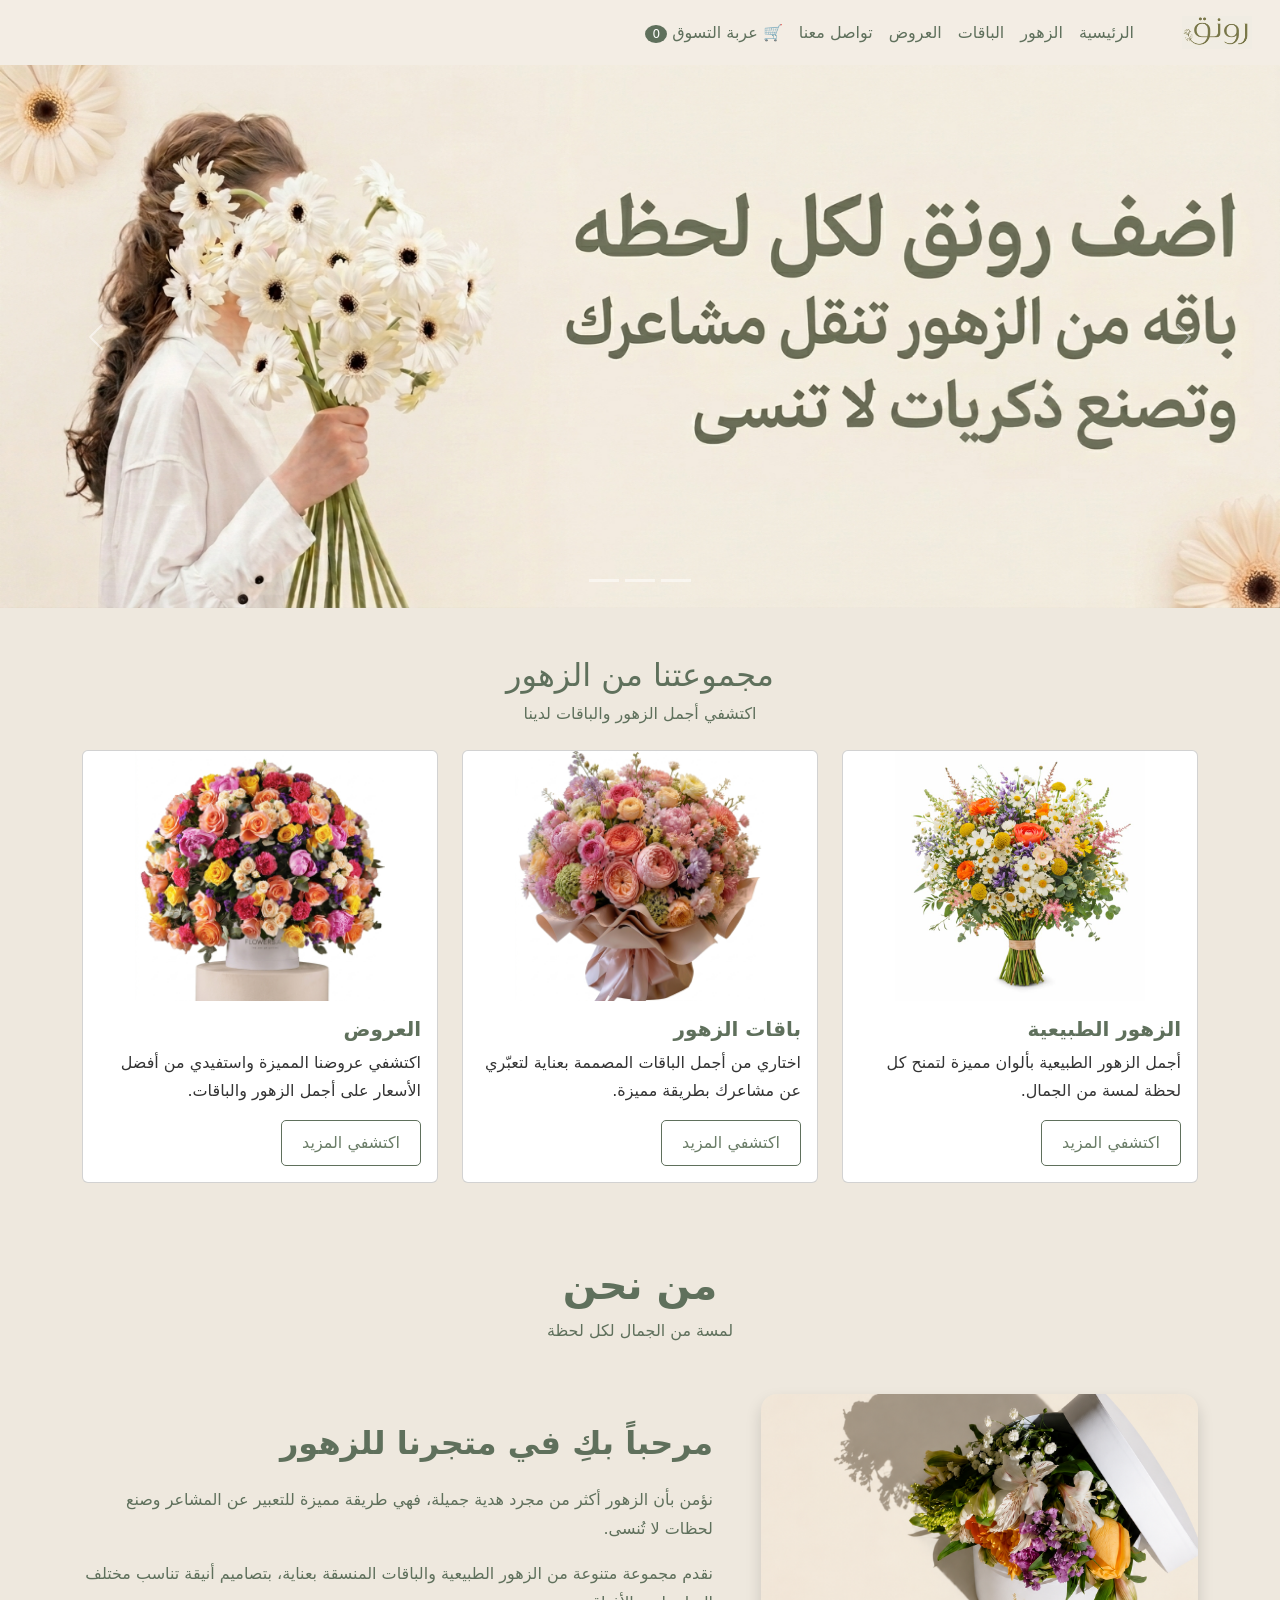
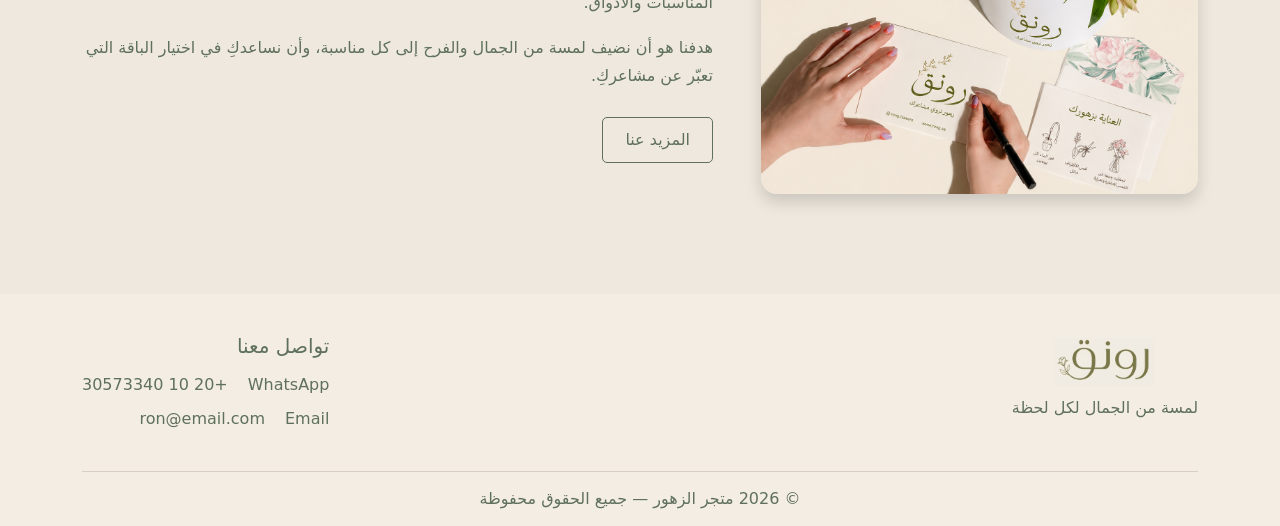
<file: index.html>
<!DOCTYPE html>
<html lang="ar" dir="rtl">

<head>
    <meta charset="UTF-8">
    <meta name="viewport" content="width=device-width, initial-scale=1.0">

    <title>رونق | متجر الزهور</title>

    <link rel="stylesheet" href="style.css">
    <link rel="stylesheet" href="assets/css/bootstrap.min.css">
</head>

<body >

    <!-- Navbar -->
    <nav class="navbar navbar-expand-lg">
        <div class="container-fluid">

            <!-- Brand -->
            <a class="navbar-brand" href="#">
                <img src="images/logo.jpg" alt="رونق">
            </a>

            <!-- Mobile Button -->
            <button class="navbar-toggler"
                type="button"
                data-bs-toggle="collapse"
                data-bs-target="#navbarNav"
                aria-controls="navbarNav"
                aria-expanded="false"
                aria-label="فتح القائمة">

                <span class="navbar-toggler-icon"></span>
            </button>

            <!-- Links -->
            <div class="collapse navbar-collapse" id="navbarNav">

                <ul class="navbar-nav">

                    <li class="nav-item">
                        <a class="nav-link active"
                            aria-current="page"
                            href="index.html">
                            الرئيسية
                        </a>
                    </li>

                    <li class="nav-item">
                        <a class="nav-link" href="page1.html">
                            الزهور
                        </a>
                    </li>

                    <li class="nav-item">
                        <a class="nav-link" href="page2.html">
                            الباقات
                        </a>
                    </li>

                    <li class="nav-item">
                        <a class="nav-link" href="page3.html">
                            العروض
                        </a>
                    </li>
                    <li class="nav-item">
                        <a class="nav-link" href="connect.html">
                            تواصل معنا
                        </a>
                    </li>
                      <!-- Shopping Cart -->
                    <li class="nav-item">
                        <a class="nav-link cart-link" href="cart.html">
                            🛒 عربة التسوق
                            <span id="cartCount" class="cart-count">0</span>
                        </a>
                    </li>


                </ul>

            </div>

        </div>
    </nav>


    <!-- Carousel -->
<div id="carouselExampleIndicators"
     class="carousel slide"
     data-bs-ride="carousel">
        <!-- Indicators -->
        <div class="carousel-indicators">

            <button type="button"
                data-bs-target="#carouselExampleIndicators"
                data-bs-slide-to="0"
                aria-label="الشريحة الأولى">
            </button>

            <button type="button"
                data-bs-target="#carouselExampleIndicators"
                data-bs-slide-to="1"
                aria-label="الشريحة الثانية">
            </button>

            <button type="button"
                data-bs-target="#carouselExampleIndicators"
                data-bs-slide-to="2"
                aria-label="الشريحة الثالثة">
            </button>

        </div>


        <!-- Slides -->
        <div class="carousel-inner">

            <!-- Slide 1 -->
            <div class="carousel-item active">
                     <img src="images/slide1.jpg"
                    class="d-block w-100"
                    alt="زهور جميلة">

            </div>
            <!-- Slide 2 -->
            <div class="carousel-item">

                <img src="images/slide2.jpg"
                    class="d-block w-100"
                    alt="زهور جميلة">

            

            </div>


            <!-- Slide 3 -->
            <div class="carousel-item">

                <img src="images/slide3.png"
                    class="d-block w-100"
                    alt="باقة زهور مميزة">

            </div>

        </div>


        <!-- Previous -->
        <button class="carousel-control-prev"
            type="button"
            data-bs-target="#carouselExampleIndicators"
            data-bs-slide="prev">

            <span class="carousel-control-prev-icon"
                aria-hidden="true">
            </span>

            <span class="visually-hidden">
                السابق
            </span>

        </button>


        <!-- Next -->
        <button class="carousel-control-next"
            type="button"
            data-bs-target="#carouselExampleIndicators"
            data-bs-slide="next">

            <span class="carousel-control-next-icon"
                aria-hidden="true">
            </span>

            <span class="visually-hidden">
                التالي
            </span>

        </button>

    </div>
<!-- ================= PRODUCTS ================= --> 
    <div class="container mt-5"> 
    
        <!-- Cards Title --> 
        <div class="text-center mb-4"> 
            <h2>مجموعتنا من الزهور</h2> 
            <p>اكتشفي أجمل الزهور والباقات لدينا</p> 
        </div> 
    
        <div class="row g-4"> 
    
            <!-- Card 1 --> 
            <div class="col-12 col-sm-6 col-lg-4"> 
                <div class="card h-100"> 
    
                    <img src="images/card1.jpg" 
                        class="card-img-top" 
                        alt="الزهور الطبيعية"> 
    
                    <div class="card-body"> 
    
                        <h5 class="card-title"> 
                            الزهور الطبيعية
                        </h5> 
    
                        <p class="card-text"> 
                            أجمل الزهور الطبيعية بألوان مميزة لتمنح كل لحظة لمسة من الجمال.
                        </p> 
    
                        <a href="page1.html" class="card-btn"> 
                            اكتشفي المزيد
                        </a> 
    
                    </div> 
                </div> 
            </div> 
    
    
            <!-- Card 2 --> 
            <div class="col-12 col-sm-6 col-lg-4"> 
                <div class="card h-100"> 
    
                    <img src="images/card2.jpg" 
                        class="card-img-top" 
                        alt="باقات الزهور"> 
    
                    <div class="card-body"> 
    
                        <h5 class="card-title"> 
                            باقات الزهور
                        </h5> 
    
                        <p class="card-text"> 
                            اختاري من أجمل الباقات المصممة بعناية لتعبّري عن مشاعرك بطريقة مميزة.
                        </p> 
    
                        <a href="page2.html" class="card-btn"> 
                            اكتشفي المزيد
                        </a> 
    
                    </div> 
                </div> 
            </div> 
            <!-- Card 3 --> 
            <div class="col-12 col-sm-6 col-lg-4"> 
                <div class="card h-100"> 

                    <img src="images/card3.jpg" 
                        class="card-img-top" 
                        alt="العروض"> 

                    <div class="card-body"> 

                        <h5 class="card-title"> 
                            العروض
                        </h5> 

                        <p class="card-text"> 
                            اكتشفي عروضنا المميزة واستفيدي من أفضل الأسعار على أجمل الزهور والباقات.
                        </p> 

                        <a href="page3.html" class="card-btn"> 
                            اكتشفي المزيد
                        </a> 

                    </div> 
                </div> 
            </div>
        </div> 
    </div>
    <!-- ================= ABOUT US ================= -->

    <section class="mt-5" id="about">

        <div class="container">

            <!-- Title -->
            <div class="text-center mb-5">

                <h1 class="fw-bold">
                    من نحن
                </h1>

                <p class="text-secondary">
                    لمسة من الجمال لكل لحظة
                </p>

            </div>


            <div class="row align-items-center g-5">


                <!-- Photo - Left -->
                <div class="col-lg-5">

                    <img
                        src="images/about.png"
                        class="img-fluid rounded-4 shadow"
                        alt="متجر الزهور">

                </div>


                <!-- Text - Right -->
                <div class="col-lg-7">

                    <h2 class="fw-bold mb-4">
                        مرحباً بكِ في متجرنا للزهور
                    </h2>

                    <p class="text-secondary">
                        نؤمن بأن الزهور أكثر من مجرد هدية جميلة،
                        فهي طريقة مميزة للتعبير عن المشاعر وصنع
                        لحظات لا تُنسى.
                    </p>

                    <p class="text-secondary">
                        نقدم مجموعة متنوعة من الزهور الطبيعية
                        والباقات المنسقة بعناية، بتصاميم أنيقة
                        تناسب مختلف المناسبات والأذواق.
                    </p>

                    <p class="text-secondary">
                        هدفنا هو أن نضيف لمسة من الجمال والفرح
                        إلى كل مناسبة، وأن نساعدكِ في اختيار
                        الباقة التي تعبّر عن مشاعركِ.
                    </p>

                    <!-- More About Us Button -->
                    <a href="connect.html" class="about-btn">
                        المزيد عنا
                    </a>

                </div>

            </div>

        </div>

    </section>


    <!-- ================= FOOTER ================= -->

    <footer class="footer">

        <div class="container">

            <div class="footer-content">

                <!-- Logo / Name -->
                <div class="footer-brand">

                    <img src="images/logo.jpg"
                        alt="شعار متجر الزهور">

                    <p>
                        لمسة من الجمال لكل لحظة
                    </p>

                </div>


                <!-- Contact -->
                <div class="footer-contact">

                    <h5>
                        تواصل معنا
                    </h5>

                    <!-- WhatsApp -->
                    <a href="https://wa.me/201000000000"
                    target="_blank"
                    class="footer-link">

                        <span>WhatsApp</span>
                        <span>+20 10 30573340</span>

                    </a>
                    <a href="mailto:your@email.com" class="footer-link">
                        <span>Email</span>
                        <span>ron@email.com</span>
                     </a>


                </div>

            </div>


            <!-- Copyright -->
            <div class="footer-bottom">

                <p>
                    © 2026 متجر الزهور — جميع الحقوق محفوظة
                </p>

            </div>

        </div>

    </footer>
    <script>
        function updateCartCount() {
            let cart = JSON.parse(localStorage.getItem("cart")) || [];

            let count = cart.reduce(function(total, item) {
                return total + Number(item.quantity);
            }, 0);

            document.getElementById("cartCount").textContent = count;
        }

        updateCartCount();
    </script>





    <script src="assets/js/bootstrap.bundle.min.js"></script>

</body>

</html>
</file>
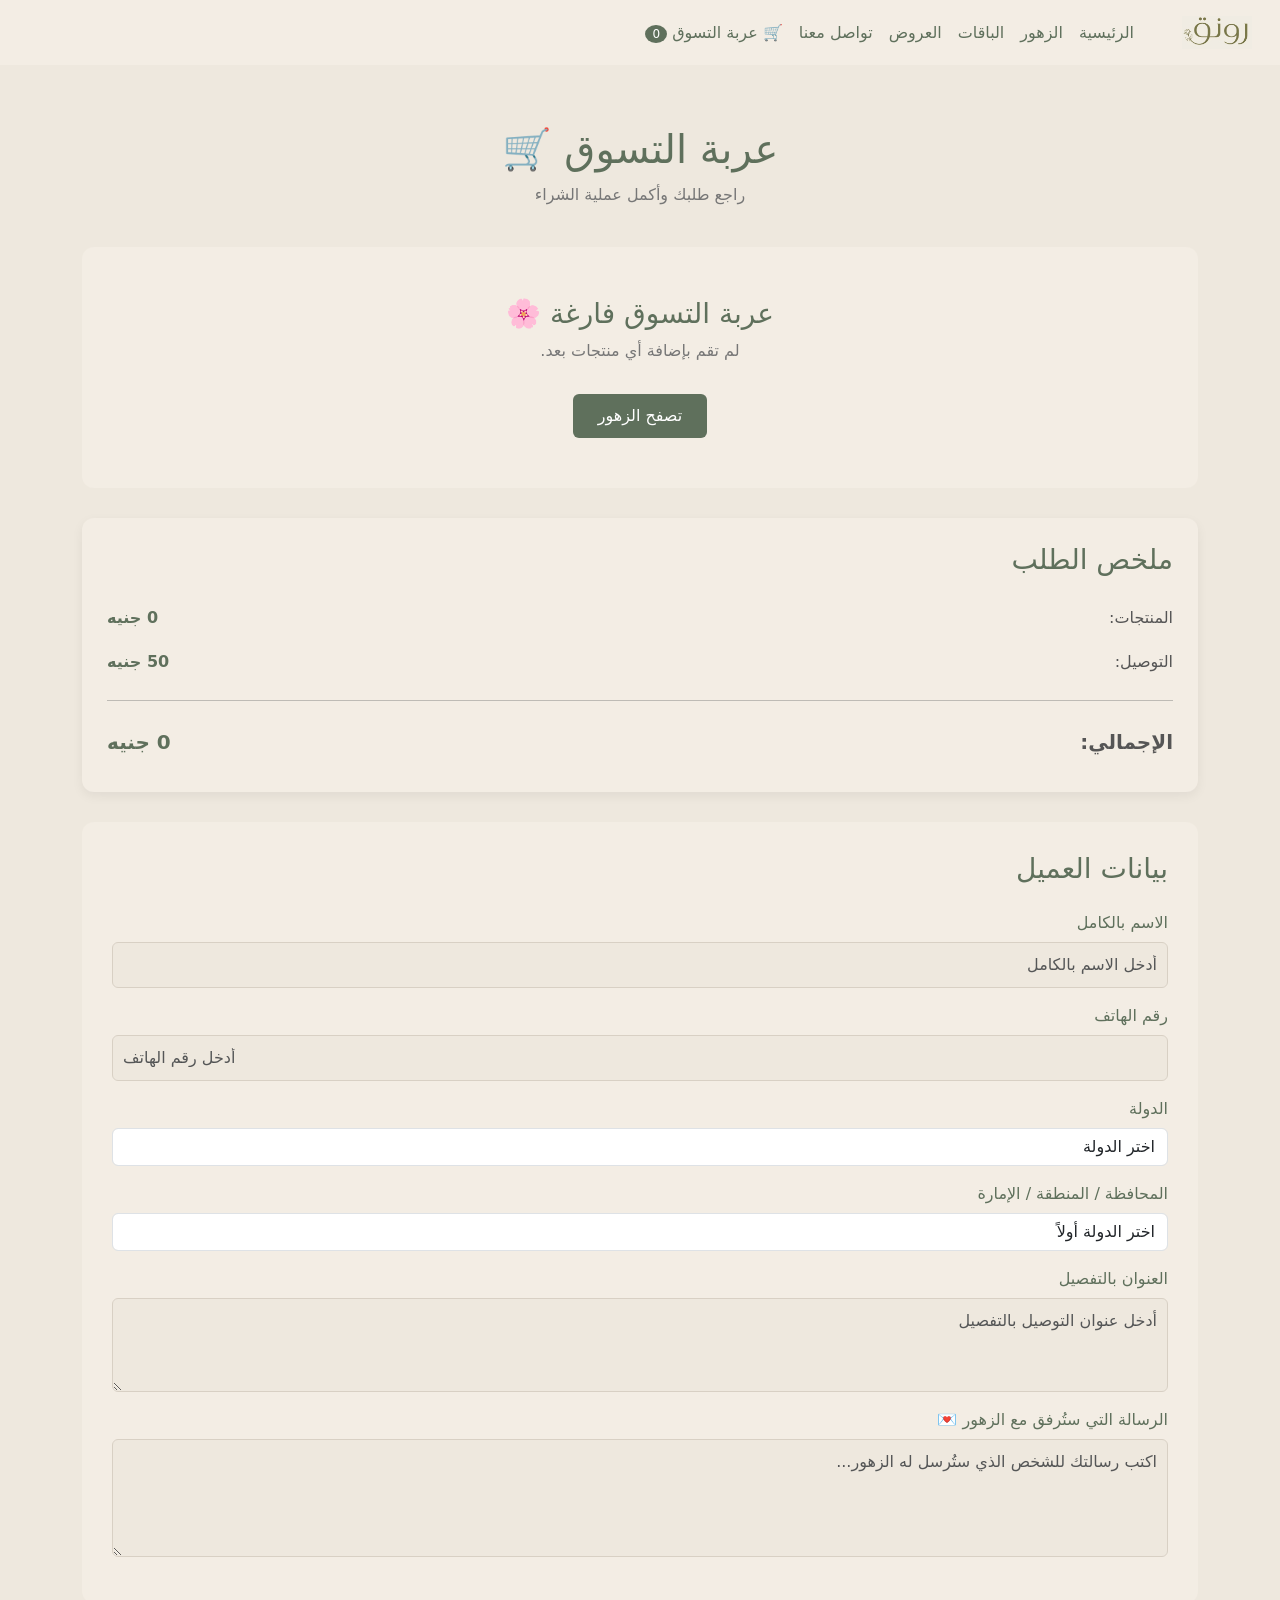
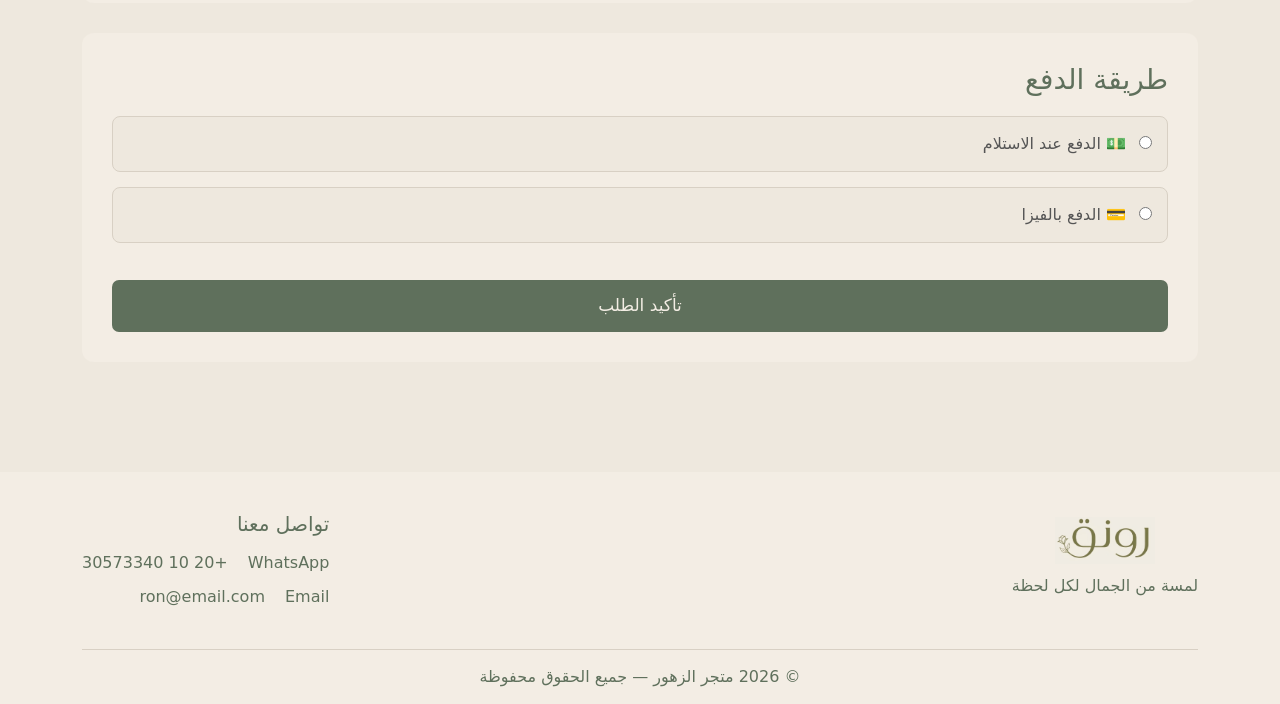
<file: cart.html>
<!DOCTYPE html>
<html lang="ar" dir="rtl">

<head>

    <meta charset="UTF-8">

    <meta name="viewport"
          content="width=device-width, initial-scale=1.0">

    <title>رونق | عربة التسوق</title>

    <link rel="stylesheet"
          href="style.css">

    <link rel="stylesheet"
          href="assets/css/bootstrap.min.css">

</head>


<body>


<!-- ================= NAVBAR ================= -->

<nav class="navbar navbar-expand-lg">

    <div class="container-fluid">

        <!-- Brand -->

        <a class="navbar-brand"
           href="index.html">

            <img src="images/logo.jpg"
                 alt="رونق">

        </a>


        <!-- Mobile Button -->

        <button class="navbar-toggler"
                type="button"
                data-bs-toggle="collapse"
                data-bs-target="#navbarNav"
                aria-controls="navbarNav"
                aria-expanded="false"
                aria-label="فتح القائمة">

            <span class="navbar-toggler-icon"></span>

        </button>


        <!-- Links -->

        <div class="collapse navbar-collapse"
             id="navbarNav">

            <ul class="navbar-nav">

                <li class="nav-item">

                    <a class="nav-link"
                       href="index.html">

                        الرئيسية

                    </a>

                </li>


                <li class="nav-item">

                    <a class="nav-link"
                       href="page1.html">

                        الزهور

                    </a>

                </li>


                <li class="nav-item">

                    <a class="nav-link"
                       href="page2.html">

                        الباقات

                    </a>

                </li>


                <li class="nav-item">

                    <a class="nav-link"
                       href="page3.html">

                        العروض

                    </a>

                </li>


                <li class="nav-item">

                    <a class="nav-link"
                       href="connect.html">

                        تواصل معنا

                    </a>

                </li>


                <!-- Cart -->

                <li class="nav-item">

                    <a class="nav-link active"
                       href="cart.html">

                        🛒 عربة التسوق

                        <span id="cartCount"
                              class="cart-count">

                            0

                        </span>

                    </a>

                </li>

            </ul>

        </div>

    </div>

</nav>



<!-- ================= CART ================= -->

<section class="cart-section">

    <div class="container">


        <!-- Title -->

        <div class="section-title">

            <h1>
                عربة التسوق 🛒
            </h1>

            <p>
                راجع طلبك وأكمل عملية الشراء
            </p>

        </div>


        <!-- Cart Products -->

        <div id="cartItems"></div>



        <!-- ================= ORDER SUMMARY ================= -->

        <div class="cart-summary">

            <h3>
                ملخص الطلب
            </h3>


            <div class="summary-row">

                <span>
                    المنتجات:
                </span>

                <strong>

                    <span id="subtotal">
                        0
                    </span>

                    جنيه

                </strong>

            </div>


            <div class="summary-row">

                <span>
                    التوصيل:
                </span>

                <strong>
                    50 جنيه
                </strong>

            </div>


            <hr>


            <div class="summary-row total-row">

                <span>
                    الإجمالي:
                </span>

                <strong>

                    <span id="totalPrice">
                        0
                    </span>

                    جنيه

                </strong>

            </div>

        </div>



        <!-- ================= CUSTOMER INFORMATION ================= -->

        <div class="checkout-box">

            <h3>
                بيانات العميل
            </h3>


            <!-- Name -->

            <div class="mb-3">

                <label for="customerName">
                    الاسم بالكامل
                </label>

                <input type="text"
                       id="customerName"
                       class="form-control"
                       placeholder="أدخل الاسم بالكامل">

            </div>


            <!-- Phone -->

            <div class="mb-3">

                <label for="customerPhone">
                    رقم الهاتف
                </label>

                <input type="tel"
                       id="customerPhone"
                       class="form-control"
                       placeholder="أدخل رقم الهاتف">

            </div>


            <!-- Country -->

            <div class="mb-3">

                <label for="customerCountry">
                    الدولة
                </label>

                <select id="customerCountry"
                        class="form-control"
                        onchange="updateLocations()">

                    <option value="">
                        اختر الدولة
                    </option>

                    <option value="مصر">
                        🇪🇬 مصر
                    </option>

                    <option value="السعودية">
                        🇸🇦 السعودية
                    </option>

                    <option value="الإمارات العربية المتحدة">
                        🇦🇪 الإمارات العربية المتحدة
                    </option>

                </select>

            </div>


            <!-- Location -->

            <div class="mb-3">

                <label for="customerLocation">
                    المحافظة / المنطقة / الإمارة
                </label>

                <select id="customerLocation"
                        class="form-control">

                    <option value="">
                        اختر الدولة أولاً
                    </option>

                </select>

            </div>


            <!-- Address -->

            <div class="mb-3">

                <label for="customerAddress">
                    العنوان بالتفصيل
                </label>

                <textarea id="customerAddress"
                          class="form-control"
                          rows="3"
                          placeholder="أدخل عنوان التوصيل بالتفصيل"></textarea>

            </div>
            <div class="mb-3">

                <label for="flowerMessage">
                    الرسالة التي ستُرفق مع الزهور 💌
                </label>

                <textarea id="flowerMessage"
                        class="form-control"
                        rows="4"
                        placeholder="اكتب رسالتك للشخص الذي ستُرسل له الزهور..."></textarea>

            </div>

        </div>
        



        <!-- ================= PAYMENT ================= -->

        <div class="payment-box">

            <h3>
                طريقة الدفع
            </h3>


            <!-- Cash -->

            <div class="payment-option">

                <label>

                    <input type="radio"
                           name="payment"
                           value="cash">

                    💵 الدفع عند الاستلام

                </label>

            </div>


            <!-- Visa -->

            <div class="payment-option">

                <label>

                    <input type="radio"
                           name="payment"
                           value="visa">

                    💳 الدفع بالفيزا

                </label>

            </div>



            <!-- ================= VISA FORM ================= -->

            <div id="visaForm"
                 class="visa-form"
                 style="display: none;">


                <h4>
                    بيانات البطاقة
                </h4>


                <!-- Card Name -->

                <div class="mb-3">

                    <label for="cardName">
                        اسم صاحب البطاقة
                    </label>

                    <input type="text"
                           id="cardName"
                           class="form-control"
                           placeholder="اسم صاحب البطاقة">

                </div>


                <!-- Card Number -->

                <div class="mb-3">

                    <label for="cardNumber">
                        رقم البطاقة
                    </label>

                    <input type="text"
                           id="cardNumber"
                           class="form-control"
                           placeholder="XXXX XXXX XXXX XXXX"
                           maxlength="19">

                </div>


                <div class="row">

                    <!-- Expiry -->

                    <div class="col-md-6 mb-3">

                        <label for="expiry">
                            تاريخ الانتهاء
                        </label>

                        <input type="text"
                               id="expiry"
                               class="form-control"
                               placeholder="MM / YY">

                    </div>


                    <!-- CVV -->

                    <div class="col-md-6 mb-3">

                        <label for="cvv">
                            CVV
                        </label>

                        <input type="password"
                               id="cvv"
                               class="form-control"
                               placeholder="CVV"
                               maxlength="4">

                    </div>

                </div>


                <p class="visa-note">

                    🔒 هذه واجهة دفع تجريبية للمشروع.

                </p>

            </div>



            <!-- ================= CHECKOUT BUTTON ================= -->

            <button type="button"
                    class="checkout-btn"
                    onclick="checkout()">

                تأكيد الطلب

            </button>

        </div>

    </div>

</section>



<!-- ================= FOOTER ================= -->

<footer class="footer">

    <div class="container">

        <div class="footer-content">


            <div class="footer-brand">

                <img src="images/logo.jpg"
                     alt="شعار متجر الزهور">

                <p>
                    لمسة من الجمال لكل لحظة
                </p>

            </div>


            <div class="footer-contact">

                <h5>
                    تواصل معنا
                </h5>

                <a href="https://wa.me/201030573340"
                   target="_blank"
                   class="footer-link">

                    <span>
                        WhatsApp
                    </span>

                    <span>
                        +20 10 30573340
                    </span>

                </a>
                 <a href="mailto:your@email.com" class="footer-link">
                    <span>Email</span>
                    <span>ron@email.com</span>

                 </a>


            </div>


        </div>


        <div class="footer-bottom">

            <p>
                © 2026 متجر الزهور — جميع الحقوق محفوظة
            </p>

        </div>

    </div>

</footer>



<!-- ================= JAVASCRIPT ================= -->

<script>


/* ================= CART ================= */

let cart =
    JSON.parse(localStorage.getItem("cart")) || [];


/* Delivery Fee */

const deliveryFee = 50;


/* Display Cart */

displayCart();



/* ================= DISPLAY CART ================= */

function displayCart() {

    let container =
        document.getElementById("cartItems");

    container.innerHTML = "";

    let subtotal = 0;


    /* Empty Cart */

    if (cart.length === 0) {

        container.innerHTML = `

            <div class="empty-cart">

                <h3>
                    عربة التسوق فارغة 🌸
                </h3>

                <p>
                    لم تقم بإضافة أي منتجات بعد.
                </p>

                <a href="page1.html">
                    تصفح الزهور
                </a>

            </div>

        `;


        document.getElementById("subtotal")
            .textContent = "0";

        document.getElementById("totalPrice")
            .textContent = "0";

        updateCartCount();

        return;
    }


    /* Products */

    cart.forEach(function(item, index) {

        let itemTotal =
            Number(item.price) * Number(item.quantity);

        subtotal += itemTotal;


        container.innerHTML += `

            <div class="cart-item">

                <div class="cart-product">

                    <h3>
                        ${item.name}
                    </h3>

                    <p>
                        السعر:
                        ${item.price}
                        جنيه
                    </p>

                </div>


                <div class="cart-quantity">

                    <button
                        type="button"
                        onclick="changeQuantity(${index}, -1)">

                        −

                    </button>


                    <span>
                        ${item.quantity}
                    </span>


                    <button
                        type="button"
                        onclick="changeQuantity(${index}, 1)">

                        +

                    </button>

                </div>


                <div class="cart-item-price">

                    <strong>

                        ${itemTotal}

                        جنيه

                    </strong>

                </div>


                <button
                    type="button"
                    class="remove-btn"
                    onclick="removeItem(${index})">

                    حذف

                </button>

            </div>

        `;

    });


    /* Subtotal */

    document.getElementById("subtotal")
        .textContent = subtotal;


    /* Total */

    let total =
        subtotal + deliveryFee;


    document.getElementById("totalPrice")
        .textContent = total;


    updateCartCount();

}



/* ================= CHANGE QUANTITY ================= */

function changeQuantity(index, amount) {

    cart[index].quantity =
        Number(cart[index].quantity) + amount;


    if (cart[index].quantity <= 0) {

        cart.splice(index, 1);

    }


    localStorage.setItem(
        "cart",
        JSON.stringify(cart)
    );


    displayCart();

}



/* ================= REMOVE ITEM ================= */

function removeItem(index) {

    cart.splice(index, 1);


    localStorage.setItem(
        "cart",
        JSON.stringify(cart)
    );


    displayCart();

}



/* ================= CART COUNT ================= */

function updateCartCount() {

    let count =
        cart.reduce(
            function(total, item) {

                return total +
                    Number(item.quantity);

            },
            0
        );


    document.getElementById("cartCount")
        .textContent = count;

}



/* ================= COUNTRY & LOCATION ================= */

function updateLocations() {

    let country =
        document.getElementById("customerCountry")
            .value;


    let location =
        document.getElementById("customerLocation");


    location.innerHTML = "";


    /* No Country */

    if (country === "") {

        location.innerHTML = `

            <option value="">
                اختر الدولة أولاً
            </option>

        `;

        return;

    }



    /* ================= EGYPT ================= */

    if (country === "مصر") {

        let egyptGovernorates = [

            "القاهرة",
            "الجيزة",
            "الإسكندرية",
            "الدقهلية",
            "البحر الأحمر",
            "البحيرة",
            "الفيوم",
            "الغربية",
            "الإسماعيلية",
            "المنوفية",
            "المنيا",
            "القليوبية",
            "الوادي الجديد",
            "السويس",
            "أسوان",
            "أسيوط",
            "بني سويف",
            "بورسعيد",
            "دمياط",
            "الشرقية",
            "جنوب سيناء",
            "كفر الشيخ",
            "مطروح",
            "الأقصر",
            "قنا",
            "شمال سيناء",
            "سوهاج"

        ];


        location.innerHTML = `

            <option value="">
                اختر المحافظة
            </option>

        `;


        egyptGovernorates.forEach(
            function(governorate) {

                location.innerHTML += `

                    <option value="${governorate}">
                        ${governorate}
                    </option>

                `;

            }
        );

    }



    /* ================= SAUDI ARABIA ================= */

    else if (country === "السعودية") {

        let saudiRegions = [

            "الرياض",
            "مكة المكرمة",
            "المدينة المنورة",
            "القصيم",
            "المنطقة الشرقية",
            "عسير",
            "تبوك",
            "حائل",
            "الحدود الشمالية",
            "جازان",
            "نجران",
            "الباحة",
            "الجوف"

        ];


        location.innerHTML = `

            <option value="">
                اختر المنطقة
            </option>

        `;


        saudiRegions.forEach(
            function(region) {

                location.innerHTML += `

                    <option value="${region}">
                        ${region}
                    </option>

                `;

            }
        );

    }



    /* ================= UAE ================= */

    else if (
        country ===
        "الإمارات العربية المتحدة"
    ) {

        let uaeEmirates = [

            "دبي",
            "أبو ظبي",
            "الشارقة",
            "عجمان",
            "أم القيوين",
            "رأس الخيمة",
            "الفجيرة"

        ];


        location.innerHTML = `

            <option value="">
                اختر الإمارة
            </option>

        `;


        uaeEmirates.forEach(
            function(emirate) {

                location.innerHTML += `

                    <option value="${emirate}">
                        ${emirate}
                    </option>

                `;

            }
        );

    }

}



/* ================= PAYMENT ================= */

document.querySelectorAll(
    'input[name="payment"]'
).forEach(
    function(input) {

        input.addEventListener(
            "change",
            function() {

                let visaForm =
                    document.getElementById("visaForm");


                if (this.value === "visa") {

                    visaForm.style.display =
                        "block";

                }

                else {

                    visaForm.style.display =
                        "none";

                }

            }
        );

    }
);



/* ================= CHECKOUT ================= */

function checkout() {


    /* Check Cart */

    if (cart.length === 0) {

        alert(
            "عربة التسوق فارغة."
        );

        return;

    }


    /* ================= CUSTOMER DATA ================= */

    let name =
        document.getElementById("customerName")
            .value.trim();


    let phone =
        document.getElementById("customerPhone")
            .value.trim();


    let country =
        document.getElementById("customerCountry")
            .value;


    let location =
        document.getElementById("customerLocation")
            .value;


    let address =
        document.getElementById("customerAddress")
            .value.trim();



    /* Check Customer Data */

    if (
        !name ||
        !phone ||
        !country ||
        !location ||
        !address
    ) {

        alert(
            "من فضلك أدخل الاسم ورقم الهاتف والدولة والمحافظة أو المنطقة والعنوان."
        );

        return;

    }



    /* ================= PHONE VALIDATION ================= */

    let phonePattern =
        /^[0-9+\s-]{8,15}$/;


    if (!phonePattern.test(phone)) {

        alert(
            "من فضلك أدخل رقم هاتف صحيح."
        );

        return;

    }



    /* ================= PAYMENT ================= */

    let payment =
        document.querySelector(
            'input[name="payment"]:checked'
        );


    if (!payment) {

        alert(
            "من فضلك اختر طريقة الدفع."
        );

        return;

    }



    /* ================= VISA ================= */

    if (payment.value === "visa") {

        let cardName =
            document.getElementById("cardName")
                .value.trim();


        let cardNumber =
            document.getElementById("cardNumber")
                .value.trim();


        let expiry =
            document.getElementById("expiry")
                .value.trim();


        let cvv =
            document.getElementById("cvv")
                .value.trim();



        if (
            !cardName ||
            !cardNumber ||
            !expiry ||
            !cvv
        ) {

            alert(
                "من فضلك أدخل جميع بيانات البطاقة."
            );

            return;

        }


        /* Card Number */

        let cleanCardNumber =
            cardNumber.replace(/\s/g, "");


        if (
            !/^\d{16}$/.test(cleanCardNumber)
        ) {

            alert(
                "رقم البطاقة يجب أن يتكون من 16 رقم."
            );

            return;

        }


        /* CVV */

        if (!/^\d{3,4}$/.test(cvv)) {

            alert(
                "من فضلك أدخل CVV صحيح."
            );

            return;

        }


        /* Expiry */

        if (!/^\d{2}\s*\/\s*\d{2}$/.test(expiry)) {

            alert(
                "من فضلك أدخل تاريخ الانتهاء بالشكل MM / YY."
            );

            return;

        }

    }



    /* ================= CALCULATE TOTAL ================= */

    let subtotal =
        cart.reduce(
            function(total, item) {

                return total +
                    (
                        Number(item.price) *
                        Number(item.quantity)
                    );

            },
            0
        );


    let total =
        subtotal + deliveryFee;



    /* ================= PAYMENT NAME ================= */

    let paymentName =
        payment.value === "visa"
            ? "الدفع بالفيزا 💳"
            : "الدفع عند الاستلام 💵";



    /* ================= ORDER DATA ================= */

    let orderData = {

        name: name,

        phone: phone,

        country: country,

        location: location,

        address: address,

        payment: paymentName,

        products: cart,

        subtotal: subtotal,

        delivery: deliveryFee,

        total: total

    };



    /* Save Order */

    localStorage.setItem(
        "order",
        JSON.stringify(orderData)
    );


    /* Clear Cart */

    localStorage.removeItem("cart");


    /* ================= GO TO THANK YOU ================= */

    window.location.href =
        "thankyou.html";

}


</script>



<script src="assets/js/bootstrap.bundle.min.js"></script>


</body>

</html>
</file>
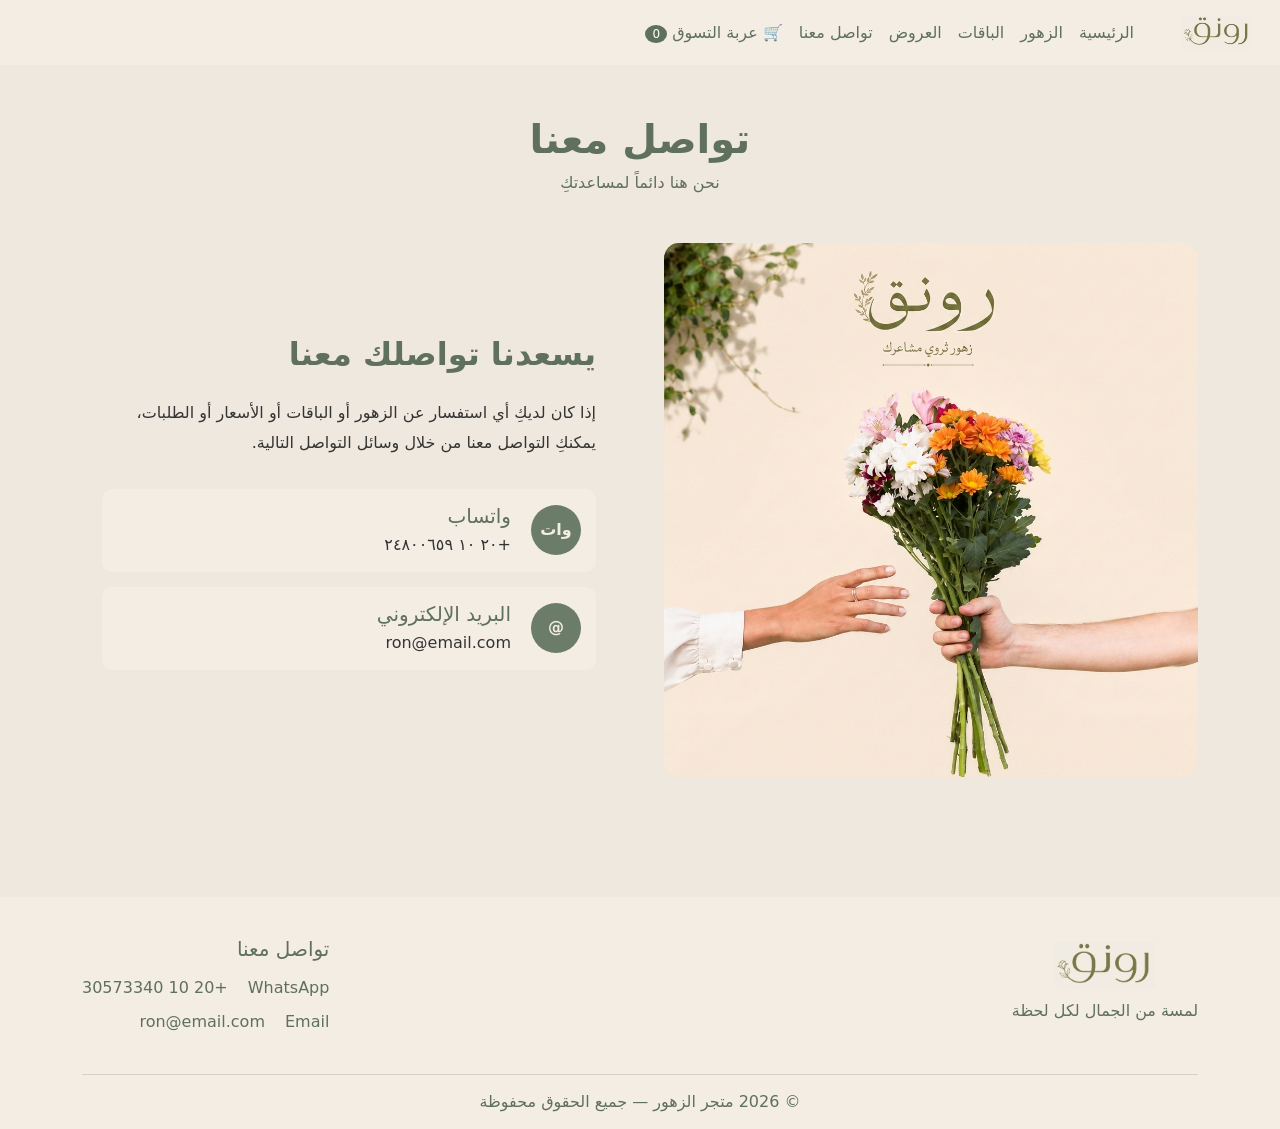
<file: connect.html>
<!DOCTYPE html>
<html lang="ar" dir="rtl">

<head>
    <meta charset="UTF-8">
    <meta name="viewport" content="width=device-width, initial-scale=1.0">

    <!-- Bootstrap -->
    <link rel="stylesheet" href="assets/css/bootstrap.min.css">

    <!-- Custom CSS -->
    <link rel="stylesheet" href="style.css">

    <title>تواصل معنا | متجر الزهور</title>
</head>

<body>

    <!-- ================= NAVBAR ================= -->

    <nav class="navbar navbar-expand-lg">

        <div class="container-fluid">

            <!-- Logo -->
            <a class="navbar-brand" href="index.html">
                <img src="images/logo.jpg" alt="شعار متجر الزهور">
            </a>

            <!-- Mobile Button -->
            <button class="navbar-toggler"
                    type="button"
                    data-bs-toggle="collapse"
                    data-bs-target="#navbarNav"
                    aria-controls="navbarNav"
                    aria-expanded="false"
                    aria-label="فتح القائمة">

                <span class="navbar-toggler-icon"></span>

            </button>

            <!-- Navigation -->
            <div class="collapse navbar-collapse" id="navbarNav">

                <ul class="navbar-nav">

                       <li class="nav-item">
                        <a class="nav-link active"
                            aria-current="page"
                            href="index.html">
                            الرئيسية
                        </a>
                    </li>

                    <li class="nav-item">
                        <a class="nav-link" href="page1.html">
                            الزهور
                        </a>
                    </li>

                    <li class="nav-item">
                        <a class="nav-link" href="page2.html">
                            الباقات
                        </a>
                    </li>

                    <li class="nav-item">
                        <a class="nav-link" href="page3.html">
                            العروض
                        </a>
                    </li>
                    <li class="nav-item">
                        <a class="nav-link" href="connect.html">
                            تواصل معنا
                        </a>
                    </li>
                      <!-- Shopping Cart -->
                    <li class="nav-item">
                        <a class="nav-link cart-link" href="cart.html">
                            🛒 عربة التسوق
                            <span id="cartCount" class="cart-count">0</span>
                        </a>
                    </li>

                </ul>

            </div>

        </div>

    </nav>


    <!-- ================= CONTACT US ================= -->

    <section class="contact-section" id="contact">

        <div class="container">

            <!-- Section Header -->

            <div class="text-center mb-5">

                <h1 class="fw-bold">
                    تواصل معنا
                </h1>

                <p>
                    نحن هنا دائماً لمساعدتكِ
                </p>

            </div>


            <!-- Two Parts -->

            <div class="row align-items-center g-5">

                <!-- Photo -->

                <div class="col-lg-6">

                    <img src="images/connect.jpg"
                         class="img-fluid contact-image"
                         alt="متجر الزهور">

                </div>


                <!-- Contact Information -->

                <div class="col-lg-6">

                    <div class="contact-info">

                        <h2 class="fw-bold mb-4">
                            يسعدنا تواصلك معنا
                        </h2>

                        <p class="contact-text">
                            إذا كان لديكِ أي استفسار عن الزهور
                            أو الباقات أو الأسعار أو الطلبات،
                            يمكنكِ التواصل معنا من خلال وسائل
                            التواصل التالية.
                        </p>


                        <!-- WhatsApp -->

                        <a href="https://wa.me/201024800659"
                           target="_blank"
                           class="contact-item">

                            <div class="contact-icon">
                                وات
                            </div>

                            <div>
                                <h5>
                                    واتساب
                                </h5>

                                <p>
                                    +٢٠ ١٠ ٢٤٨٠٠٦٥٩
                                </p>
                            </div>

                        </a>
                        
                    <!-- Email -->

                    <a href="mailto:your@email.com"
                    class="contact-item">

                        <div class="contact-icon">
                            @
                        </div>

                        <div>
                            <h5>
                                البريد الإلكتروني
                            </h5>

                            <p>
                                ron@email.com
                            </p>
                        </div>

                    </a>



                    </div>

                </div>

            </div>

        </div>

    </section>


    <!-- ================= FOOTER ================= -->

    <footer class="footer">

        <div class="container">

            <div class="footer-content">

                <!-- Logo / Name -->

                <div class="footer-brand">

                    <img src="images/logo.jpg"
                         alt="شعار متجر الزهور">

                    <p>
                        لمسة من الجمال لكل لحظة
                    </p>

                </div>


                <!-- Contact -->

                <div class="footer-contact">

                    <h5>
                        تواصل معنا
                    </h5>


                    <!-- WhatsApp -->

                    <a href="https://wa.me/201024800659"
                       target="_blank"
                       class="footer-link">

                        <span>WhatsApp</span>
                        <span>+20 10 30573340</span>

                    </a>
                     
                    <!-- Email -->

                    <a href="mailto:your@email.com"
                    class="footer-link">

                        <span>Email</span>
                        <span>ron@email.com</span>

                    </a>


                </div>

            </div>


            <!-- Copyright -->

            <div class="footer-bottom">

                <p>
                    © 2026 متجر الزهور — جميع الحقوق محفوظة
                </p>

            </div>

        </div>

    </footer>
     <script>
        function updateCartCount() {
            let cart = JSON.parse(localStorage.getItem("cart")) || [];

            let count = cart.reduce(function(total, item) {
                return total + Number(item.quantity);
            }, 0);

            document.getElementById("cartCount").textContent = count;
        }

        updateCartCount();
    </script>



    <!-- Bootstrap JS -->

    <script src="assets/js/bootstrap.bundle.min.js"></script>

</body>

</html>
</file>
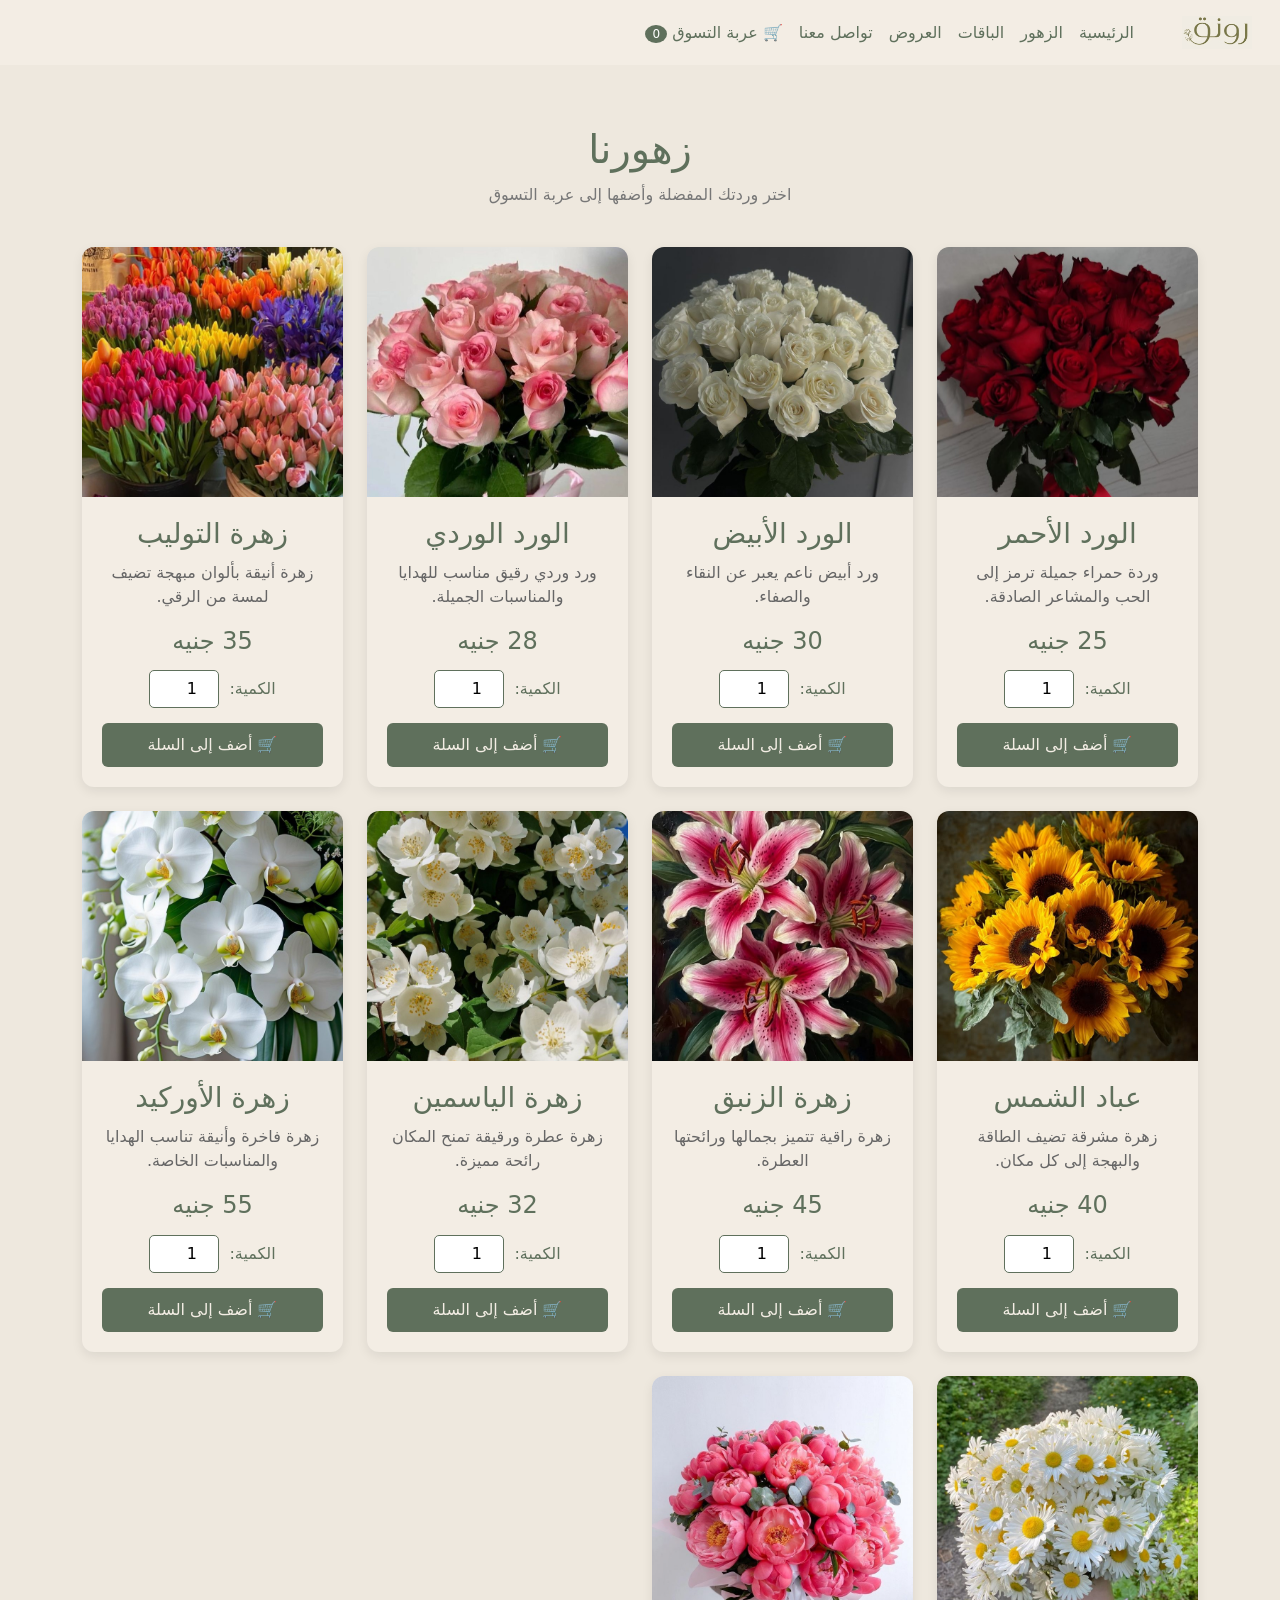
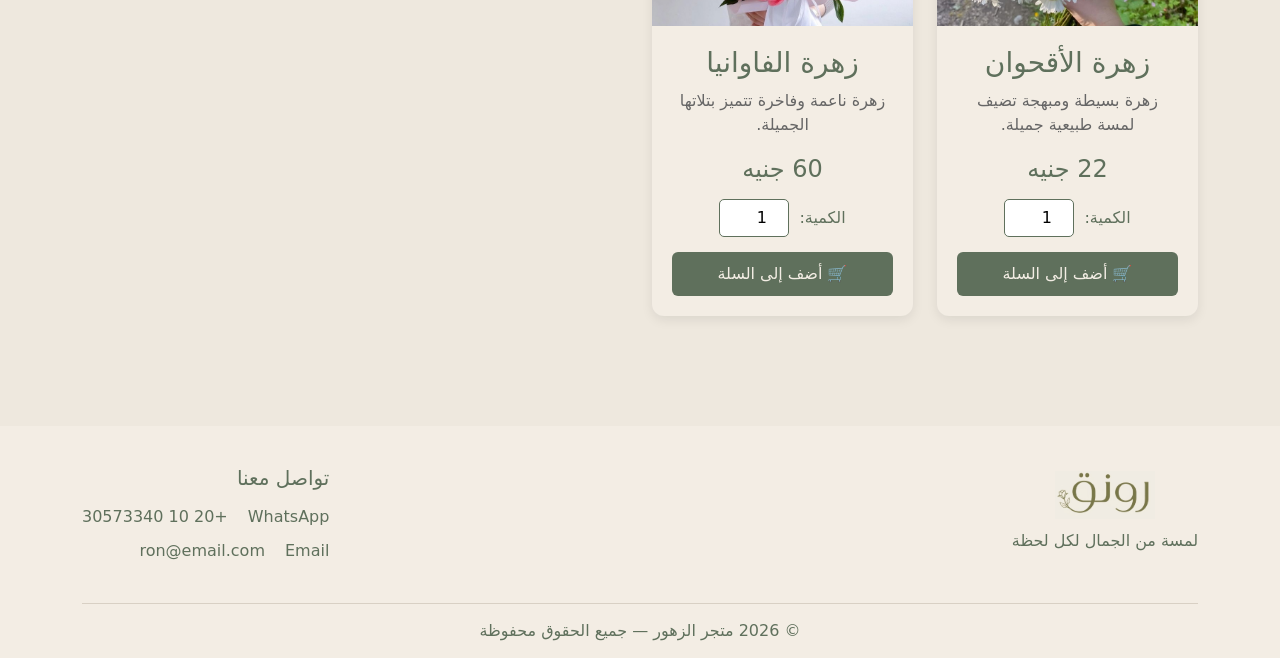
<file: page1.html>
<!DOCTYPE html>

<html lang="ar" dir="rtl">

<head>
    <meta charset="UTF-8">
    <meta name="viewport" content="width=device-width, initial-scale=1.0">
<title>رونق | الزهور</title>

<link rel="stylesheet" href="style.css">
<link rel="stylesheet" href="assets/css/bootstrap.min.css">

</head>

<body>

<!-- Navbar -->
<nav class="navbar navbar-expand-lg">
    <div class="container-fluid">

        <!-- Brand -->
        <a class="navbar-brand" href="index.html">
            <img src="images/logo.jpg" alt="رونق">
        </a>

        <!-- Mobile Button -->
        <button class="navbar-toggler"
            type="button"
            data-bs-toggle="collapse"
            data-bs-target="#navbarNav"
            aria-controls="navbarNav"
            aria-expanded="false"
            aria-label="فتح القائمة">

            <span class="navbar-toggler-icon"></span>
        </button>

        <!-- Links -->
        <div class="collapse navbar-collapse" id="navbarNav">

            <ul class="navbar-nav">

                <li class="nav-item">
                    <a class="nav-link" href="index.html">
                        الرئيسية
                    </a>
                </li>

                <li class="nav-item">
                    <a class="nav-link active" href="page1.html">
                        الزهور
                    </a>
                </li>

                <li class="nav-item">
                    <a class="nav-link" href="page2.html">
                        الباقات
                    </a>
                </li>

                <li class="nav-item">
                    <a class="nav-link" href="page3.html">
                        العروض
                    </a>
                </li>

                <li class="nav-item">
                    <a class="nav-link" href="connect.html">
                        تواصل معنا
                    </a>
                </li>

                <!-- Shopping Cart -->
                <li class="nav-item">
                    <a class="nav-link cart-link" href="cart.html">
                        🛒 عربة التسوق
                        <span id="cartCount" class="cart-count">0</span>
                    </a>
                </li>

            </ul>

        </div>

    </div>
</nav>


<!-- ================= FLOWERS ================= -->

<section class="flowers-section">

    <div class="container">

        <div class="section-title">
            <h1>زهورنا</h1>
            <p>اختر وردتك المفضلة وأضفها إلى عربة التسوق</p>
        </div>


        <div class="row g-4">


            <!-- Flower 1 -->
            <div class="col-lg-3 col-md-4 col-sm-6">
                <div class="flower-card">

                    <img src="images/f1.jpg" alt="الورد الأحمر">

                    <div class="flower-info">

                        <h3>الورد الأحمر</h3>

                        <p>
                            وردة حمراء جميلة ترمز إلى الحب والمشاعر الصادقة.
                        </p>

                        <h4>25 جنيه</h4>

                        <div class="quantity">
                            <label>الكمية:</label>
                            <input type="number"
                                min="1"
                                value="1"
                                id="quantity1">
                        </div>

                        <button class="add-cart"
                            onclick="addToCart('الورد الأحمر', 25, 'quantity1')">
                            🛒 أضف إلى السلة
                        </button>

                    </div>
                </div>
            </div>


            <!-- Flower 2 -->
            <div class="col-lg-3 col-md-4 col-sm-6">
                <div class="flower-card">

                    <img src="images/f2.jpg" alt="الورد الأبيض">

                    <div class="flower-info">

                        <h3>الورد الأبيض</h3>

                        <p>
                            ورد أبيض ناعم يعبر عن النقاء والصفاء.
                        </p>

                        <h4>30 جنيه</h4>

                        <div class="quantity">
                            <label>الكمية:</label>
                            <input type="number"
                                min="1"
                                value="1"
                                id="quantity2">
                        </div>

                        <button class="add-cart"
                            onclick="addToCart('الورد الأبيض', 30, 'quantity2')">
                            🛒 أضف إلى السلة
                        </button>

                    </div>
                </div>
            </div>


            <!-- Flower 3 -->
            <div class="col-lg-3 col-md-4 col-sm-6">
                <div class="flower-card">

                    <img src="images/f3.jpg" alt="الورد الوردي">

                    <div class="flower-info">

                        <h3>الورد الوردي</h3>

                        <p>
                            ورد وردي رقيق مناسب للهدايا والمناسبات الجميلة.
                        </p>

                        <h4>28 جنيه</h4>

                        <div class="quantity">
                            <label>الكمية:</label>
                            <input type="number"
                                min="1"
                                value="1"
                                id="quantity3">
                        </div>

                        <button class="add-cart"
                            onclick="addToCart('الورد الوردي', 28, 'quantity3')">
                            🛒 أضف إلى السلة
                        </button>

                    </div>
                </div>
            </div>


            <!-- Flower 4 -->
            <div class="col-lg-3 col-md-4 col-sm-6">
                <div class="flower-card">

                    <img src="images/f4.jpg" alt="التوليب">

                    <div class="flower-info">

                        <h3>زهرة التوليب</h3>

                        <p>
                            زهرة أنيقة بألوان مبهجة تضيف لمسة من الرقي.
                        </p>

                        <h4>35 جنيه</h4>

                        <div class="quantity">
                            <label>الكمية:</label>
                            <input type="number"
                                min="1"
                                value="1"
                                id="quantity4">
                        </div>

                        <button class="add-cart"
                            onclick="addToCart('زهرة التوليب', 35, 'quantity4')">
                            🛒 أضف إلى السلة
                        </button>

                    </div>
                </div>
            </div>


            <!-- Flower 5 -->
            <div class="col-lg-3 col-md-4 col-sm-6">
                <div class="flower-card">

                    <img src="images/f5.jpg" alt="عباد الشمس">

                    <div class="flower-info">

                        <h3>عباد الشمس</h3>

                        <p>
                            زهرة مشرقة تضيف الطاقة والبهجة إلى كل مكان.
                        </p>

                        <h4>40 جنيه</h4>

                        <div class="quantity">
                            <label>الكمية:</label>
                            <input type="number"
                                min="1"
                                value="1"
                                id="quantity5">
                        </div>

                        <button class="add-cart"
                            onclick="addToCart('عباد الشمس', 40, 'quantity5')">
                            🛒 أضف إلى السلة
                        </button>

                    </div>
                </div>
            </div>


            <!-- Flower 6 -->
            <div class="col-lg-3 col-md-4 col-sm-6">
                <div class="flower-card">

                    <img src="images/f6.jpg" alt="الزنبق">

                    <div class="flower-info">

                        <h3>زهرة الزنبق</h3>

                        <p>
                            زهرة راقية تتميز بجمالها ورائحتها العطرة.
                        </p>

                        <h4>45 جنيه</h4>

                        <div class="quantity">
                            <label>الكمية:</label>
                            <input type="number"
                                min="1"
                                value="1"
                                id="quantity6">
                        </div>

                        <button class="add-cart"
                            onclick="addToCart('زهرة الزنبق', 45, 'quantity6')">
                            🛒 أضف إلى السلة
                        </button>

                    </div>
                </div>
            </div>


            <!-- Flower 7 -->
            <div class="col-lg-3 col-md-4 col-sm-6">
                <div class="flower-card">

                    <img src="images/f7.jpg" alt="الياسمين">

                    <div class="flower-info">

                        <h3>زهرة الياسمين</h3>

                        <p>
                            زهرة عطرة ورقيقة تمنح المكان رائحة مميزة.
                        </p>

                        <h4>32 جنيه</h4>

                        <div class="quantity">
                            <label>الكمية:</label>
                            <input type="number"
                                min="1"
                                value="1"
                                id="quantity7">
                        </div>

                        <button class="add-cart"
                            onclick="addToCart('زهرة الياسمين', 32, 'quantity7')">
                            🛒 أضف إلى السلة
                        </button>

                    </div>
                </div>
            </div>


            <!-- Flower 8 -->
            <div class="col-lg-3 col-md-4 col-sm-6">
                <div class="flower-card">

                    <img src="images/f8.jpg" alt="الأوركيد">

                    <div class="flower-info">

                        <h3>زهرة الأوركيد</h3>

                        <p>
                            زهرة فاخرة وأنيقة تناسب الهدايا والمناسبات الخاصة.
                        </p>

                        <h4>55 جنيه</h4>

                        <div class="quantity">
                            <label>الكمية:</label>
                            <input type="number"
                                min="1"
                                value="1"
                                id="quantity8">
                        </div>

                        <button class="add-cart"
                            onclick="addToCart('زهرة الأوركيد', 55, 'quantity8')">
                            🛒 أضف إلى السلة
                        </button>

                    </div>
                </div>
            </div>


            <!-- Flower 9 -->
            <div class="col-lg-3 col-md-4 col-sm-6">
                <div class="flower-card">

                    <img src="images/f9.jpg" alt="الأقحوان">

                    <div class="flower-info">

                        <h3>زهرة الأقحوان</h3>

                        <p>
                            زهرة بسيطة ومبهجة تضيف لمسة طبيعية جميلة.
                        </p>

                        <h4>22 جنيه</h4>

                        <div class="quantity">
                            <label>الكمية:</label>
                            <input type="number"
                                min="1"
                                value="1"
                                id="quantity9">
                        </div>

                        <button class="add-cart"
                            onclick="addToCart('زهرة الأقحوان', 22, 'quantity9')">
                            🛒 أضف إلى السلة
                        </button>

                    </div>
                </div>
            </div>


            <!-- Flower 10 -->
            <div class="col-lg-3 col-md-4 col-sm-6">
                <div class="flower-card">

                    <img src="images/f10.jpg" alt="الفاوانيا">

                    <div class="flower-info">

                        <h3>زهرة الفاوانيا</h3>

                        <p>
                            زهرة ناعمة وفاخرة تتميز بتلاتها الجميلة.
                        </p>

                        <h4>60 جنيه</h4>

                        <div class="quantity">
                            <label>الكمية:</label>
                            <input type="number"
                                min="1"
                                value="1"
                                id="quantity10">
                        </div>

                        <button class="add-cart"
                            onclick="addToCart('زهرة الفاوانيا', 60, 'quantity10')">
                            🛒 أضف إلى السلة
                        </button>

                    </div>
                </div>
            </div>


        </div>

    </div>

</section>


<!-- ================= FOOTER ================= -->

<footer class="footer">

    <div class="container">

        <div class="footer-content">

            <div class="footer-brand">

                <img src="images/logo.jpg" alt="شعار متجر الزهور">

                <p>
                    لمسة من الجمال لكل لحظة
                </p>

            </div>

            <div class="footer-contact">

                <h5>تواصل معنا</h5>

                <a href="https://wa.me/201030573340"
                    target="_blank"
                    class="footer-link">

                    <span>WhatsApp</span>
                    <span>+20 10 30573340</span>

                </a>
                <a href="mailto:your@email.com" class="footer-link">
                    <span>Email</span>
                    <span>ron@email.com</span>

                 </a>


            </div>

        </div>

        <div class="footer-bottom">

            <p>
                © 2026 متجر الزهور — جميع الحقوق محفوظة
            </p>

        </div>

    </div>

</footer>


<script>

    // Get cart from localStorage
    let cart = JSON.parse(localStorage.getItem("cart")) || [];

    updateCartCount();


    function addToCart(name, price, quantityId) {

        let quantity = parseInt(
            document.getElementById(quantityId).value
        );

        if (quantity < 1 || isNaN(quantity)) {
            quantity = 1;
        }

        let existingProduct = cart.find(
            item => item.name === name
        );

        if (existingProduct) {

            existingProduct.quantity += quantity;

        } else {

            cart.push({
                name: name,
                price: price,
                quantity: quantity
            });

        }

        localStorage.setItem(
            "cart",
            JSON.stringify(cart)
        );

        updateCartCount();

        alert("تمت إضافة الزهرة إلى عربة التسوق 🌸");
    }


    function updateCartCount() {

        let count = cart.reduce(
            (total, item) => total + item.quantity,
            0
        );

        document.getElementById("cartCount").textContent = count;
    }

</script>


<script src="assets/js/bootstrap.bundle.min.js"></script>
</body>

</html>
</file>
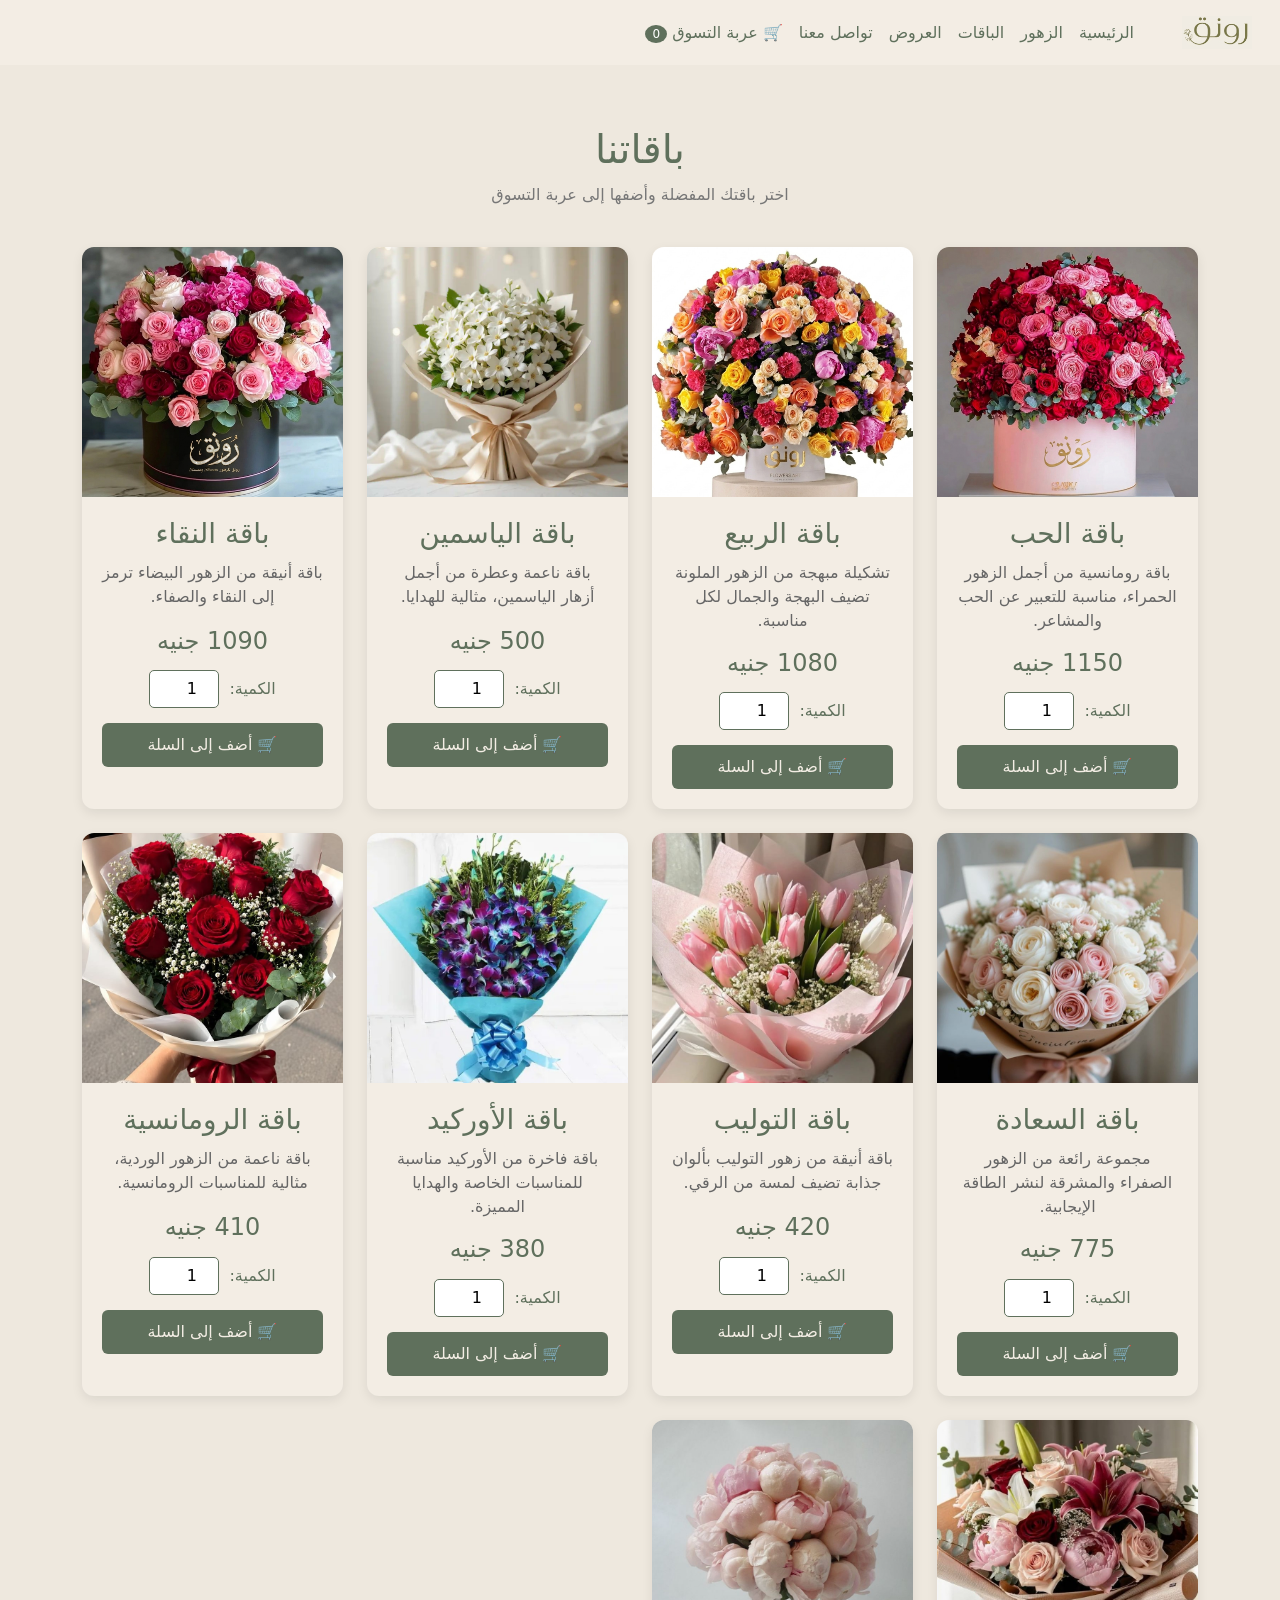
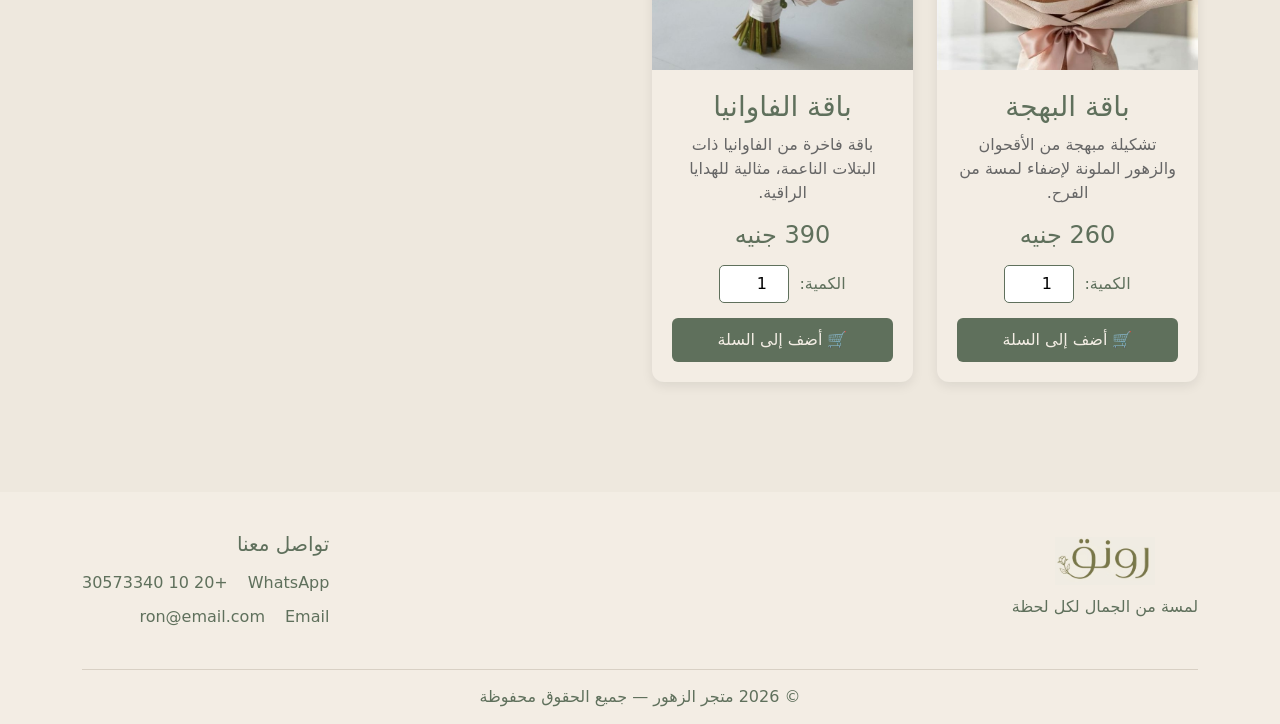
<file: page2.html>
<!DOCTYPE html>
<html lang="ar" dir="rtl">
<head>
     <meta charset="UTF-8">
     <meta name="viewport" content="width=device-width, initial-scale=1.0">
    <title>رونق | الباقات</title>
    <link rel="stylesheet" href="style.css">
    <link rel="stylesheet" href="assets/css/bootstrap.min.css">
</head>

<body>

    <!-- Navbar -->

    <nav class="navbar navbar-expand-lg">
    <div class="container-fluid">

        <!-- Brand -->
        <a class="navbar-brand" href="index.html">
            <img src="images/logo.jpg" alt="رونق">
        </a>

        <!-- Mobile Button -->
        <button class="navbar-toggler"
            type="button"
            data-bs-toggle="collapse"
            data-bs-target="#navbarNav"
            aria-controls="navbarNav"
            aria-expanded="false"
            aria-label="فتح القائمة">

            <span class="navbar-toggler-icon"></span>

        </button>

        <!-- Links -->
        <div class="collapse navbar-collapse" id="navbarNav">

            <ul class="navbar-nav">

                <li class="nav-item">
                    <a class="nav-link" href="index.html">
                        الرئيسية
                    </a>
                </li>

                <li class="nav-item">
                    <a class="nav-link" href="page1.html">
                        الزهور
                    </a>
                </li>

                <li class="nav-item">
                    <a class="nav-link active" href="page2.html">
                        الباقات
                    </a>
                </li>

                <li class="nav-item">
                    <a class="nav-link" href="page3.html">
                        العروض
                    </a>
                </li>

                <li class="nav-item">
                    <a class="nav-link" href="connect.html">
                        تواصل معنا
                    </a>
                </li>

                <!-- Shopping Cart -->
                <li class="nav-item">
                    <a class="nav-link cart-link" href="cart.html">
                        🛒 عربة التسوق
                        <span id="cartCount" class="cart-count">0</span>
                    </a>
                </li>

            </ul>

        </div>

    </div>

    </nav>

    <!-- ================= BOUQUETS ================= -->

    <section class="flowers-section">
    <div class="container">

        <div class="section-title">

            <h1>باقاتنا</h1>

            <p>
                اختر باقتك المفضلة وأضفها إلى عربة التسوق
            </p>

        </div>


        <div class="row g-4">


            <!-- Bouquet 1 -->
            <div class="col-lg-3 col-md-4 col-sm-6">

                <div class="flower-card">

                    <img src="images/b1.jpg" alt="باقة الحب">

                    <div class="flower-info">

                        <h3>باقة الحب</h3>

                        <p>
                            باقة رومانسية من أجمل الزهور الحمراء، مناسبة للتعبير عن الحب والمشاعر.
                        </p>

                        <h4>1150 جنيه</h4>

                        <div class="quantity">

                            <label>الكمية:</label>

                            <input type="number"
                                min="1"
                                value="1"
                                id="quantityB1">

                        </div>

                        <button class="add-cart"
                            onclick="addToCart('باقة الحب', 1150, 'quantityB1')">

                            🛒 أضف إلى السلة

                        </button>

                    </div>

                </div>

            </div>


            <!-- Bouquet 2 -->
            <div class="col-lg-3 col-md-4 col-sm-6">

                <div class="flower-card">

                    <img src="images/b2.jpg" alt="باقة الربيع">

                    <div class="flower-info">

                        <h3>باقة الربيع</h3>

                        <p>
                            تشكيلة مبهجة من الزهور الملونة تضيف البهجة والجمال لكل مناسبة.
                        </p>

                        <h4>1080 جنيه</h4>

                        <div class="quantity">

                            <label>الكمية:</label>

                            <input type="number"
                                min="1"
                                value="1"
                                id="quantityB2">

                        </div>

                        <button class="add-cart"
                            onclick="addToCart('باقة الربيع', 1080, 'quantityB2')">

                            🛒 أضف إلى السلة

                        </button>

                    </div>

                </div>

            </div>


            <!-- Bouquet 3 -->
            <div class="col-lg-3 col-md-4 col-sm-6">

                <div class="flower-card">

                    <img src="images/b3.jpg" alt="باقة الياسمين">

                    <div class="flower-info">

                        <h3>باقة الياسمين</h3>

                        <p>
                            باقة ناعمة وعطرة من أجمل أزهار الياسمين، مثالية للهدايا.
                        </p>

                        <h4>500 جنيه</h4>

                        <div class="quantity">

                            <label>الكمية:</label>

                            <input type="number"
                                min="1"
                                value="1"
                                id="quantityB3">

                        </div>

                        <button class="add-cart"
                            onclick="addToCart('باقة الياسمين', 500, 'quantityB3')">

                            🛒 أضف إلى السلة

                        </button>

                    </div>

                </div>

            </div>


            <!-- Bouquet 4 -->
            <div class="col-lg-3 col-md-4 col-sm-6">

                <div class="flower-card">

                    <img src="images/b4.jpg" alt="باقة الورد الأبيض">

                    <div class="flower-info">

                        <h3>باقة النقاء</h3>

                        <p>
                            باقة أنيقة من الزهور البيضاء ترمز إلى النقاء والصفاء.
                        </p>

                        <h4>1090 جنيه</h4>

                        <div class="quantity">

                            <label>الكمية:</label>

                            <input type="number"
                                min="1"
                                value="1"
                                id="quantityB4">

                        </div>

                        <button class="add-cart"
                            onclick="addToCart('باقة النقاء', 1090, 'quantityB4')">

                            🛒 أضف إلى السلة

                        </button>

                    </div>

                </div>

            </div>


            <!-- Bouquet 5 -->
            <div class="col-lg-3 col-md-4 col-sm-6">

                <div class="flower-card">

                    <img src="images/b5.jpg" alt="باقة السعادة">

                    <div class="flower-info">

                        <h3>باقة السعادة</h3>

                        <p>
                            مجموعة رائعة من الزهور الصفراء والمشرقة لنشر الطاقة الإيجابية.
                        </p>

                        <h4>775 جنيه</h4>

                        <div class="quantity">

                            <label>الكمية:</label>

                            <input type="number"
                                min="1"
                                value="1"
                                id="quantityB5">

                        </div>

                        <button class="add-cart"
                            onclick="addToCart('باقة السعادة', 775, 'quantityB5')">

                            🛒 أضف إلى السلة

                        </button>

                    </div>

                </div>

            </div>


            <!-- Bouquet 6 -->
            <div class="col-lg-3 col-md-4 col-sm-6">

                <div class="flower-card">

                    <img src="images/b6.jpg" alt="باقة التوليب">

                    <div class="flower-info">

                        <h3>باقة التوليب</h3>

                        <p>
                            باقة أنيقة من زهور التوليب بألوان جذابة تضيف لمسة من الرقي.
                        </p>

                        <h4>420 جنيه</h4>

                        <div class="quantity">

                            <label>الكمية:</label>

                            <input type="number"
                                min="1"
                                value="1"
                                id="quantityB6">

                        </div>

                        <button class="add-cart"
                            onclick="addToCart('باقة التوليب', 420, 'quantityB6')">

                            🛒 أضف إلى السلة

                        </button>

                    </div>

                </div>

            </div>


            <!-- Bouquet 7 -->
            <div class="col-lg-3 col-md-4 col-sm-6">

                <div class="flower-card">

                    <img src="images/b7.jpg" alt="باقة الأوركيد">

                    <div class="flower-info">

                        <h3>باقة الأوركيد</h3>

                        <p>
                            باقة فاخرة من الأوركيد مناسبة للمناسبات الخاصة والهدايا المميزة.
                        </p>

                        <h4>380 جنيه</h4>

                        <div class="quantity">

                            <label>الكمية:</label>

                            <input type="number"
                                min="1"
                                value="1"
                                id="quantityB7">

                        </div>

                        <button class="add-cart"
                            onclick="addToCart('باقة الأوركيد', 380, 'quantityB7')">

                            🛒 أضف إلى السلة

                        </button>

                    </div>

                </div>

            </div>


            <!-- Bouquet 8 -->
            <div class="col-lg-3 col-md-4 col-sm-6">

                <div class="flower-card">

                    <img src="images/b8.jpg" alt="باقة الورد الوردي">

                    <div class="flower-info">

                        <h3>باقة الرومانسية</h3>

                        <p>
                            باقة ناعمة من الزهور الوردية، مثالية للمناسبات الرومانسية.
                        </p>

                        <h4>410 جنيه</h4>

                        <div class="quantity">

                            <label>الكمية:</label>

                            <input type="number"
                                min="1"
                                value="1"
                                id="quantityB8">

                        </div>

                        <button class="add-cart"
                            onclick="addToCart('باقة الرومانسية', 410, 'quantityB8')">

                            🛒 أضف إلى السلة

                        </button>

                    </div>

                </div>

            </div>


            <!-- Bouquet 9 -->
            <div class="col-lg-3 col-md-4 col-sm-6">

                <div class="flower-card">

                    <img src="images/b9.jpg" alt="باقة الأقحوان">

                    <div class="flower-info">

                        <h3>باقة البهجة</h3>

                        <p>
                            تشكيلة مبهجة من الأقحوان والزهور الملونة لإضفاء لمسة من الفرح.
                        </p>

                        <h4>260 جنيه</h4>

                        <div class="quantity">

                            <label>الكمية:</label>

                            <input type="number"
                                min="1"
                                value="1"
                                id="quantityB9">

                        </div>

                        <button class="add-cart"
                            onclick="addToCart('باقة البهجة', 260, 'quantityB9')">

                            🛒 أضف إلى السلة

                        </button>

                    </div>

                </div>

            </div>


            <!-- Bouquet 10 -->
            <div class="col-lg-3 col-md-4 col-sm-6">

                <div class="flower-card">

                    <img src="images/b10.jpg" alt="باقة الفاوانيا">

                    <div class="flower-info">

                        <h3>باقة الفاوانيا</h3>

                        <p>
                            باقة فاخرة من الفاوانيا ذات البتلات الناعمة، مثالية للهدايا الراقية.
                        </p>

                        <h4>390 جنيه</h4>

                        <div class="quantity">

                            <label>الكمية:</label>

                            <input type="number"
                                min="1"
                                value="1"
                                id="quantityB10">

                        </div>

                        <button class="add-cart"
                            onclick="addToCart('باقة الفاوانيا', 390, 'quantityB10')">

                            🛒 أضف إلى السلة

                        </button>

                    </div>

                </div>

            </div>


        </div>

    </div>

    </section>

    <!-- ================= FOOTER ================= -->

    <footer class="footer">
        <div class="container">

            <div class="footer-content">

                <div class="footer-brand">

                    <img src="images/logo.jpg" alt="شعار متجر الزهور">

                    <p>
                        لمسة من الجمال لكل لحظة
                    </p>

                </div>


                <div class="footer-contact">

                    <h5>تواصل معنا</h5>

                    <a href="https://wa.me/201030573340"
                        target="_blank"
                        class="footer-link">

                        <span>WhatsApp</span>

                        <span>+20 10 30573340</span>

                    </a>
                      <a href="mailto:your@email.com" class="footer-link">
                            <span>Email</span>
                            <span>ron@email.com</span>

                        </a>


                </div>

            </div>


            <div class="footer-bottom">

                <p>
                    © 2026 متجر الزهور — جميع الحقوق محفوظة
                </p>

            </div>

        </div>
        

        </footer>

        <script>

            // Get cart from localStorage
            let cart = JSON.parse(localStorage.getItem("cart")) || [];

            updateCartCount();


            function addToCart(name, price, quantityId) {

                let quantity = parseInt(
                    document.getElementById(quantityId).value
                );


                if (quantity < 1 || isNaN(quantity)) {

                    quantity = 1;

                }


                let existingProduct = cart.find(
                    item => item.name === name
                );


                if (existingProduct) {

                    existingProduct.quantity += quantity;

                } else {

                    cart.push({

                        name: name,

                        price: price,

                        quantity: quantity

                    });

                }


                localStorage.setItem(
                    "cart",
                    JSON.stringify(cart)
                );


                updateCartCount();


                alert("تمت إضافة الباقة إلى عربة التسوق 🌸");

            }


            function updateCartCount() {

                let count = cart.reduce(
                    (total, item) => total + item.quantity,
                    0
                );


                document.getElementById("cartCount").textContent = count;

            }

    </script>

    <script src="assets/js/bootstrap.bundle.min.js"></script>

    </body>

</html>
</file>
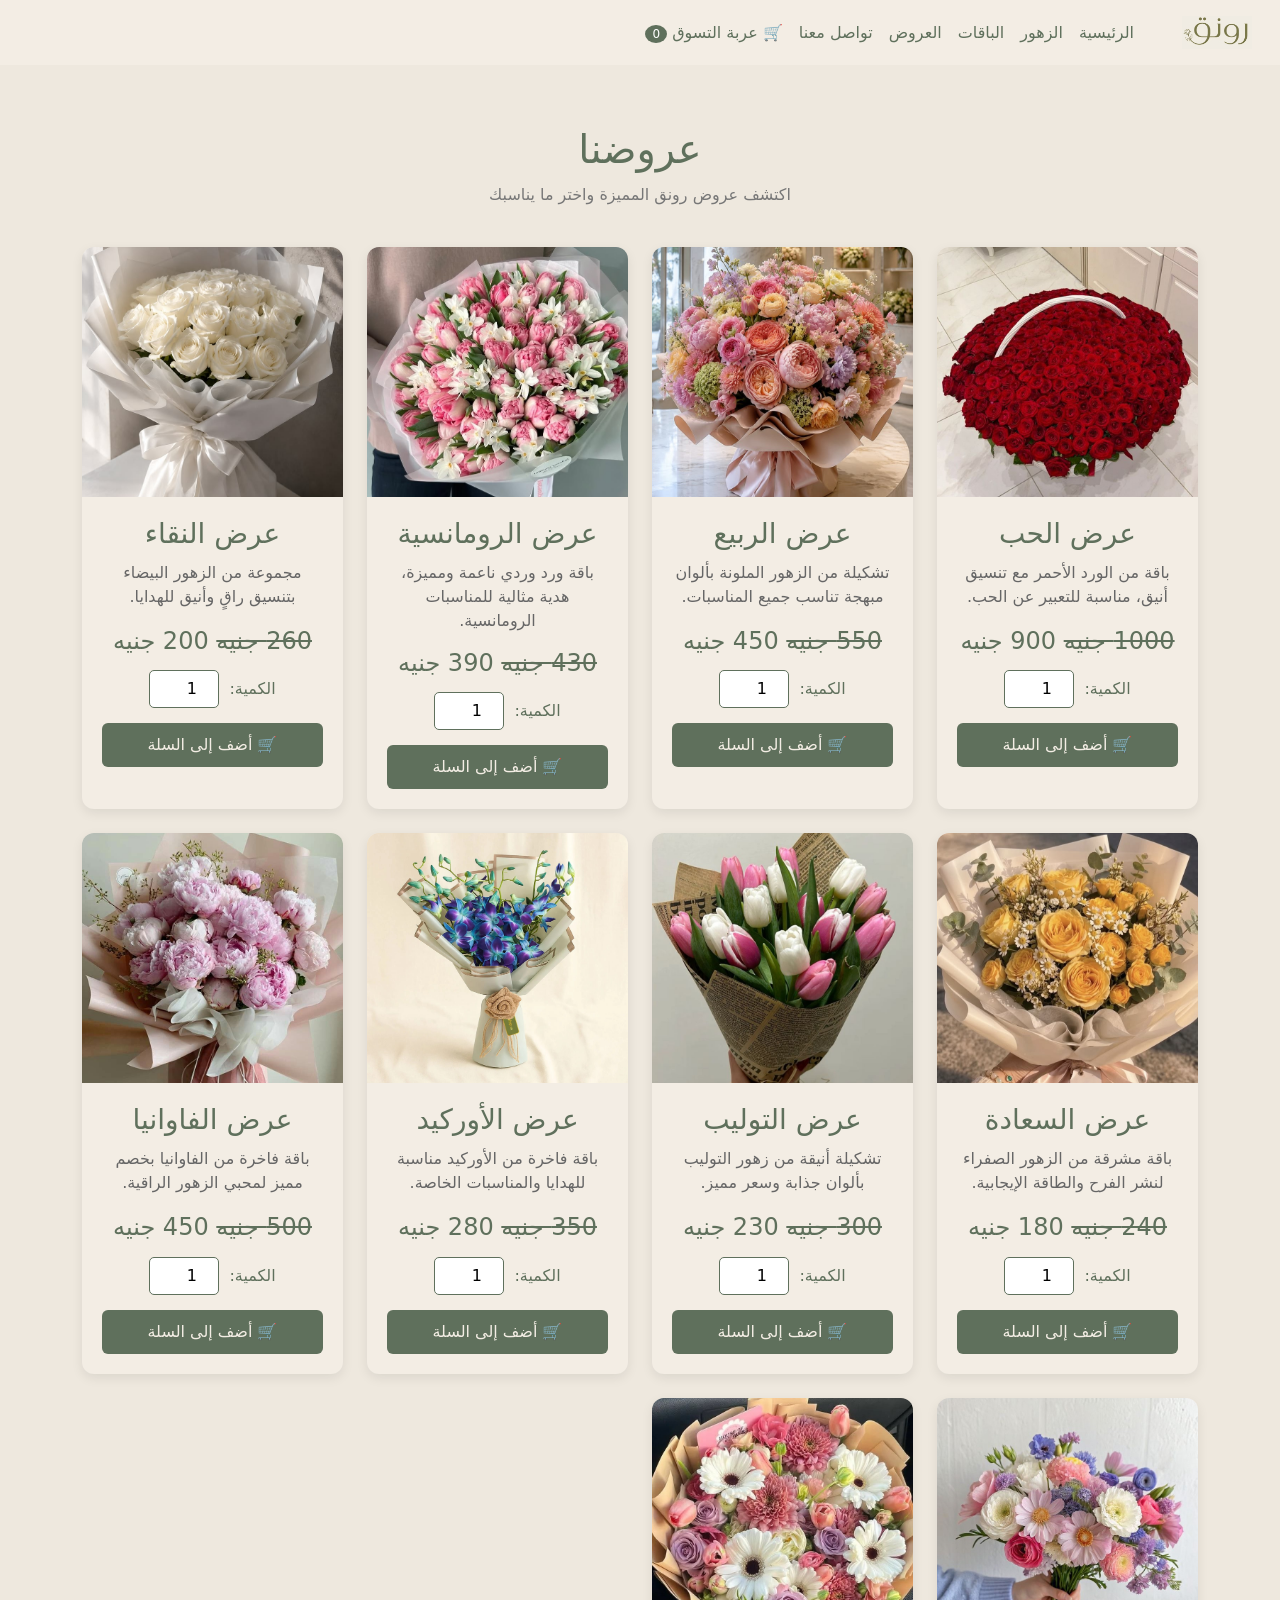
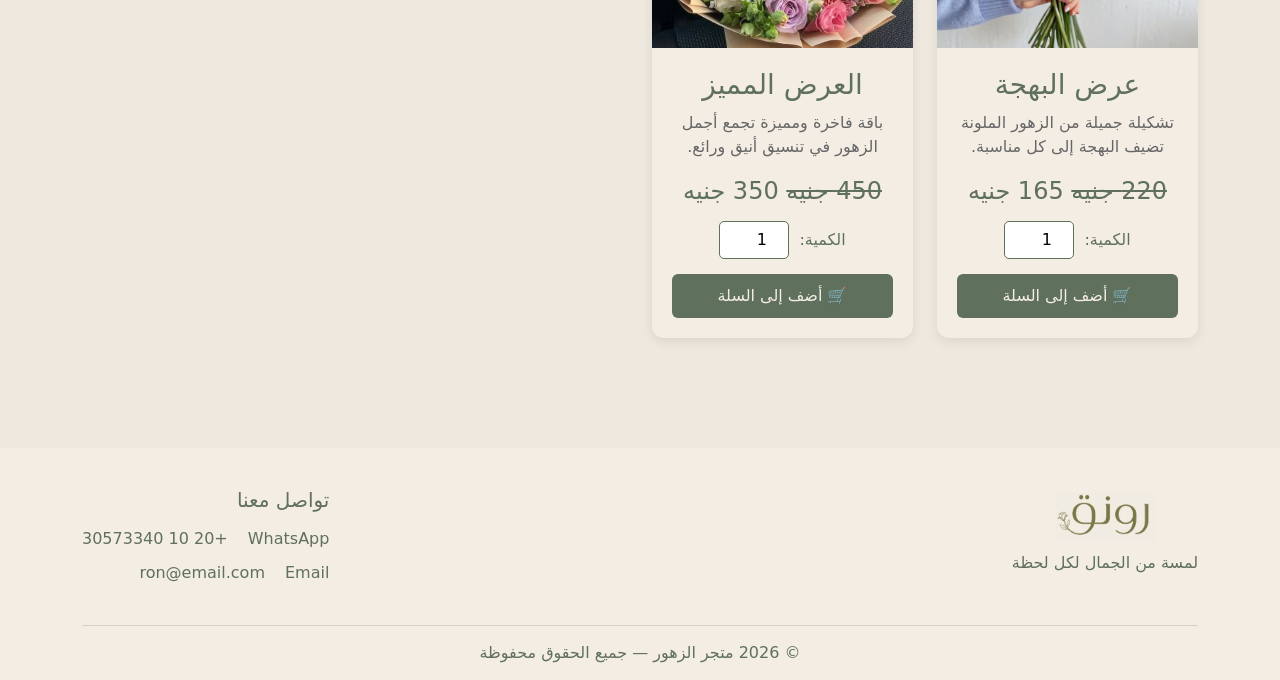
<file: page3.html>
<!DOCTYPE html>

<html lang="ar" dir="rtl">

<head>
    <meta charset="UTF-8">
    <meta name="viewport" content="width=device-width, initial-scale=1.0">


<title>رونق | العروض</title>

<link rel="stylesheet" href="style.css">
<link rel="stylesheet" href="assets/css/bootstrap.min.css">
</head>

<body>

<!-- Navbar -->

<nav class="navbar navbar-expand-lg">

<div class="container-fluid">

    <!-- Brand -->
    <a class="navbar-brand" href="index.html">
        <img src="images/logo.jpg" alt="رونق">
    </a>

    <!-- Mobile Button -->
    <button class="navbar-toggler"
        type="button"
        data-bs-toggle="collapse"
        data-bs-target="#navbarNav"
        aria-controls="navbarNav"
        aria-expanded="false"
        aria-label="فتح القائمة">

        <span class="navbar-toggler-icon"></span>

    </button>

    <!-- Links -->
    <div class="collapse navbar-collapse" id="navbarNav">

        <ul class="navbar-nav">

            <li class="nav-item">
                <a class="nav-link" href="index.html">
                    الرئيسية
                </a>
            </li>

            <li class="nav-item">
                <a class="nav-link" href="page1.html">
                    الزهور
                </a>
            </li>

            <li class="nav-item">
                <a class="nav-link" href="page2.html">
                    الباقات
                </a>
            </li>

            <li class="nav-item">
                <a class="nav-link active" href="page3.html">
                    العروض
                </a>
            </li>

            <li class="nav-item">
                <a class="nav-link" href="connect.html">
                    تواصل معنا
                </a>
            </li>

            <!-- Shopping Cart -->
            <li class="nav-item">
                <a class="nav-link cart-link" href="cart.html">
                    🛒 عربة التسوق
                    <span id="cartCount" class="cart-count">0</span>
                </a>
            </li>

        </ul>

    </div>

</div>
</nav>

<!-- ================= OFFERS ================= -->

<section class="flowers-section">


<div class="container">

    <div class="section-title">

        <h1>عروضنا</h1>

        <p>
            اكتشف عروض رونق المميزة واختر ما يناسبك
        </p>

    </div>


    <div class="row g-4">


        <!-- Offer 1 -->
        <div class="col-lg-3 col-md-4 col-sm-6">

            <div class="flower-card">

                <img src="images/o1.jpg" alt="عرض الحب">

                <div class="flower-info">

                    <h3>عرض الحب</h3>

                    <p>
                        باقة من الورد الأحمر مع تنسيق أنيق، مناسبة للتعبير عن الحب.
                    </p>

                    <h4>
                        <del>1000 جنيه</del>
                        900 جنيه
                    </h4>

                    <div class="quantity">

                        <label>الكمية:</label>

                        <input type="number"
                            min="1"
                            value="1"
                            id="quantityO1">

                    </div>

                    <button class="add-cart"
                        onclick="addToCart('عرض الحب', 900, 'quantityO1')">

                        🛒 أضف إلى السلة

                    </button>

                </div>

            </div>

        </div>


        <!-- Offer 2 -->
        <div class="col-lg-3 col-md-4 col-sm-6">

            <div class="flower-card">

                <img src="images/o2.jpg" alt="عرض الربيع">

                <div class="flower-info">

                    <h3>عرض الربيع</h3>

                    <p>
                        تشكيلة من الزهور الملونة بألوان مبهجة تناسب جميع المناسبات.
                    </p>

                    <h4>
                        <del>550 جنيه</del>
                        450 جنيه
                    </h4>

                    <div class="quantity">

                        <label>الكمية:</label>

                        <input type="number"
                            min="1"
                            value="1"
                            id="quantityO2">

                    </div>

                    <button class="add-cart"
                        onclick="addToCart('عرض الربيع', 450, 'quantityO2')">

                        🛒 أضف إلى السلة

                    </button>

                </div>

            </div>

        </div>


        <!-- Offer 3 -->
        <div class="col-lg-3 col-md-4 col-sm-6">

            <div class="flower-card">

                <img src="images/o3.jpg" alt="عرض الرومانسية">

                <div class="flower-info">

                    <h3>عرض الرومانسية</h3>

                    <p>
                        باقة ورد وردي ناعمة ومميزة، هدية مثالية للمناسبات الرومانسية.
                    </p>

                    <h4>
                        <del>430 جنيه</del>
                        390 جنيه
                    </h4>

                    <div class="quantity">

                        <label>الكمية:</label>

                        <input type="number"
                            min="1"
                            value="1"
                            id="quantityO3">

                    </div>

                    <button class="add-cart"
                        onclick="addToCart('عرض الرومانسية', 390, 'quantityO3')">

                        🛒 أضف إلى السلة

                    </button>

                </div>

            </div>

        </div>


        <!-- Offer 4 -->
        <div class="col-lg-3 col-md-4 col-sm-6">

            <div class="flower-card">

                <img src="images/o4.jpg" alt="عرض النقاء">

                <div class="flower-info">

                    <h3>عرض النقاء</h3>

                    <p>
                        مجموعة من الزهور البيضاء بتنسيق راقٍ وأنيق للهدايا.
                    </p>

                    <h4>
                        <del>260 جنيه</del>
                        200 جنيه
                    </h4>

                    <div class="quantity">

                        <label>الكمية:</label>

                        <input type="number"
                            min="1"
                            value="1"
                            id="quantityO4">

                    </div>

                    <button class="add-cart"
                        onclick="addToCart('عرض النقاء', 200, 'quantityO4')">

                        🛒 أضف إلى السلة

                    </button>

                </div>

            </div>

        </div>


        <!-- Offer 5 -->
        <div class="col-lg-3 col-md-4 col-sm-6">

            <div class="flower-card">

                <img src="images/o5.jpg" alt="عرض السعادة">

                <div class="flower-info">

                    <h3>عرض السعادة</h3>

                    <p>
                        باقة مشرقة من الزهور الصفراء لنشر الفرح والطاقة الإيجابية.
                    </p>

                    <h4>
                        <del>240 جنيه</del>
                        180 جنيه
                    </h4>

                    <div class="quantity">

                        <label>الكمية:</label>

                        <input type="number"
                            min="1"
                            value="1"
                            id="quantityO5">

                    </div>

                    <button class="add-cart"
                        onclick="addToCart('عرض السعادة', 180, 'quantityO5')">

                        🛒 أضف إلى السلة

                    </button>

                </div>

            </div>

        </div>


        <!-- Offer 6 -->
        <div class="col-lg-3 col-md-4 col-sm-6">

            <div class="flower-card">

                <img src="images/o6.jpg" alt="عرض التوليب">

                <div class="flower-info">

                    <h3>عرض التوليب</h3>

                    <p>
                        تشكيلة أنيقة من زهور التوليب بألوان جذابة وسعر مميز.
                    </p>

                    <h4>
                        <del>300 جنيه</del>
                        230 جنيه
                    </h4>

                    <div class="quantity">

                        <label>الكمية:</label>

                        <input type="number"
                            min="1"
                            value="1"
                            id="quantityO6">

                    </div>

                    <button class="add-cart"
                        onclick="addToCart('عرض التوليب', 230, 'quantityO6')">

                        🛒 أضف إلى السلة

                    </button>

                </div>

            </div>

        </div>


        <!-- Offer 7 -->
        <div class="col-lg-3 col-md-4 col-sm-6">

            <div class="flower-card">

                <img src="images/o7.jpeg" alt="عرض الأوركيد">

                <div class="flower-info">

                    <h3>عرض الأوركيد</h3>

                    <p>
                        باقة فاخرة من الأوركيد مناسبة للهدايا والمناسبات الخاصة.
                    </p>

                    <h4>
                        <del>350 جنيه</del>
                        280 جنيه
                    </h4>

                    <div class="quantity">

                        <label>الكمية:</label>

                        <input type="number"
                            min="1"
                            value="1"
                            id="quantityO7">

                    </div>

                    <button class="add-cart"
                        onclick="addToCart('عرض الأوركيد', 280, 'quantityO7')">

                        🛒 أضف إلى السلة

                    </button>

                </div>

            </div>

        </div>


        <!-- Offer 8 -->
        <div class="col-lg-3 col-md-4 col-sm-6">

            <div class="flower-card">

                <img src="images/o8.jpg" alt="عرض الفاوانيا">

                <div class="flower-info">

                    <h3>عرض الفاوانيا</h3>

                    <p>
                        باقة فاخرة من الفاوانيا بخصم مميز لمحبي الزهور الراقية.
                    </p>

                    <h4>
                        <del>500 جنيه</del>
                        450 جنيه
                    </h4>

                    <div class="quantity">

                        <label>الكمية:</label>

                        <input type="number"
                            min="1"
                            value="1"
                            id="quantityO8">

                    </div>

                    <button class="add-cart"
                        onclick="addToCart('عرض الفاوانيا', 450, 'quantityO8')">

                        🛒 أضف إلى السلة

                    </button>

                </div>

            </div>

        </div>


        <!-- Offer 9 -->
        <div class="col-lg-3 col-md-4 col-sm-6">

            <div class="flower-card">

                <img src="images/o9.jpg" alt="عرض البهجة">

                <div class="flower-info">

                    <h3>عرض البهجة</h3>

                    <p>
                        تشكيلة جميلة من الزهور الملونة تضيف البهجة إلى كل مناسبة.
                    </p>

                    <h4>
                        <del>220 جنيه</del>
                        165 جنيه
                    </h4>

                    <div class="quantity">

                        <label>الكمية:</label>

                        <input type="number"
                            min="1"
                            value="1"
                            id="quantityO9">

                    </div>

                    <button class="add-cart"
                        onclick="addToCart('عرض البهجة', 165, 'quantityO9')">

                        🛒 أضف إلى السلة

                    </button>

                </div>

            </div>

        </div>


        <!-- Offer 10 -->
        <div class="col-lg-3 col-md-4 col-sm-6">

            <div class="flower-card">

                <img src="images/o10.jpg" alt="العرض المميز">

                <div class="flower-info">

                    <h3>العرض المميز</h3>

                    <p>
                        باقة فاخرة ومميزة تجمع أجمل الزهور في تنسيق أنيق ورائع.
                    </p>

                    <h4>
                        <del>450 جنيه</del>
                        350 جنيه
                    </h4>

                    <div class="quantity">

                        <label>الكمية:</label>

                        <input type="number"
                            min="1"
                            value="1"
                            id="quantityO10">

                    </div>

                    <button class="add-cart"
                        onclick="addToCart('العرض المميز', 350, 'quantityO10')">

                        🛒 أضف إلى السلة

                    </button>

                </div>

            </div>

        </div>


    </div>
</section>

<!-- ================= FOOTER ================= -->

<footer class="footer">


<div class="container">

    <div class="footer-content">

        <div class="footer-brand">

            <img src="images/logo.jpg" alt="شعار متجر الزهور">

            <p>
                لمسة من الجمال لكل لحظة
            </p>

        </div>


        <div class="footer-contact">

            <h5>تواصل معنا</h5>

            <a href="https://wa.me/201030573340"
                target="_blank"
                class="footer-link">

                <span>WhatsApp</span>

                <span>+20 10 30573340</span>

            </a>
            <!-- Email -->

            <a href="mailto:your@email.com" class="footer-link">
                <span>Email</span>
                <span>ron@email.com</span>

            </a>

        </div>

    </div>


    <div class="footer-bottom">

        <p>
            © 2026 متجر الزهور — جميع الحقوق محفوظة
        </p>

    </div>

</div>


</footer>

<script>

    // Get cart from localStorage
    let cart = JSON.parse(localStorage.getItem("cart")) || [];

    updateCartCount();


    function addToCart(name, price, quantityId) {

        let quantity = parseInt(
            document.getElementById(quantityId).value
        );


        if (quantity < 1 || isNaN(quantity)) {

            quantity = 1;

        }


        let existingProduct = cart.find(
            item => item.name === name
        );


        if (existingProduct) {

            existingProduct.quantity += quantity;

        } else {

            cart.push({

                name: name,

                price: price,

                quantity: quantity

            });

        }


        localStorage.setItem(
            "cart",
            JSON.stringify(cart)
        );


        updateCartCount();


        alert("تمت إضافة العرض إلى عربة التسوق 🌸");

    }


    function updateCartCount() {

        let count = cart.reduce(
            (total, item) => total + item.quantity,
            0
        );


        document.getElementById("cartCount").textContent = count;

    }

</script>

<script src="assets/js/bootstrap.bundle.min.js"></script>

</body>

</html>
</file>
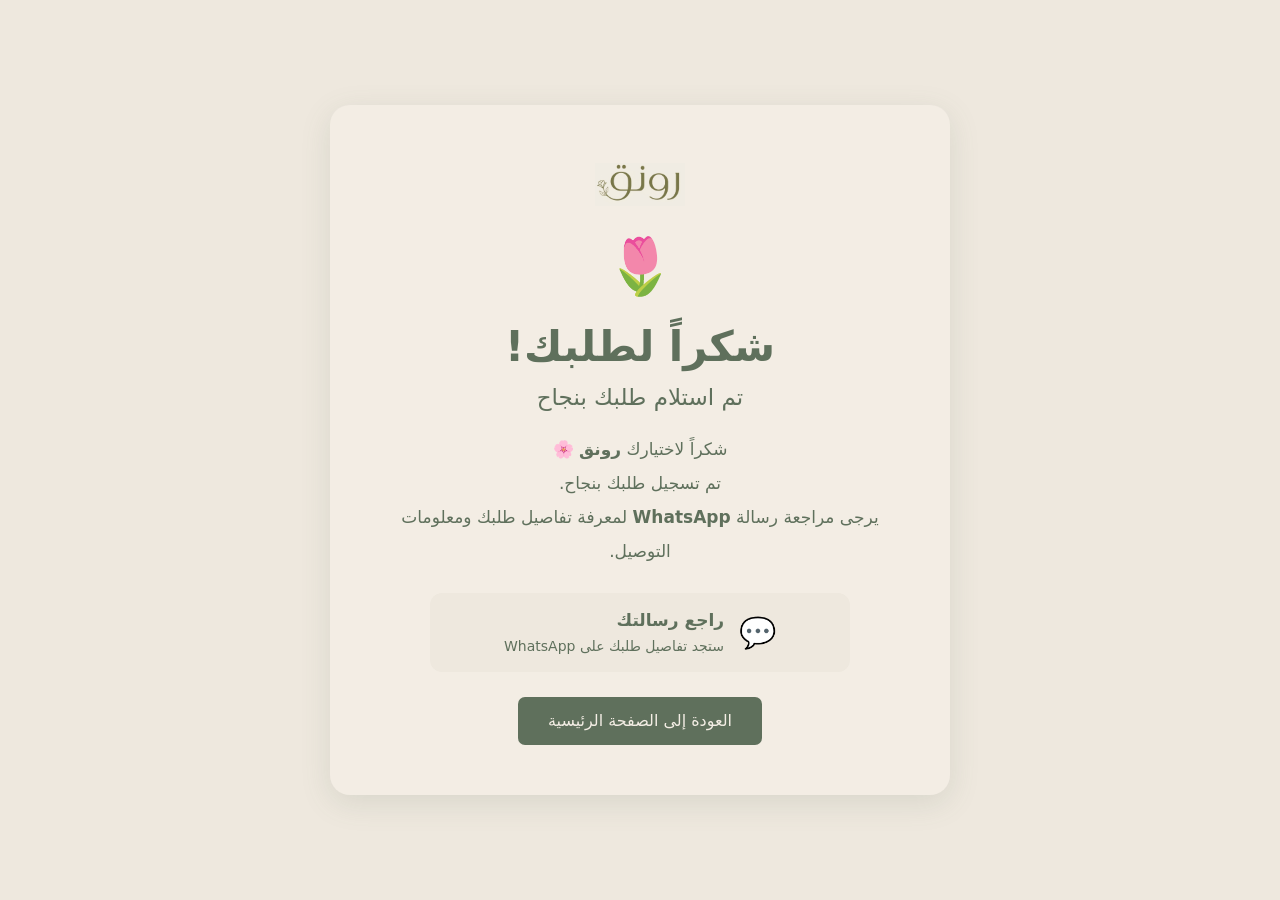
<file: thankyou.html>
<!DOCTYPE html>
<html lang="ar" dir="rtl">

<head>

    <meta charset="UTF-8">
    <meta name="viewport" content="width=device-width, initial-scale=1.0">

    <title>شكراً لطلبك | رونق</title>

    <link rel="stylesheet" href="style.css">
    <link rel="stylesheet" href="assets/css/bootstrap.min.css">

</head>

<body>

    <!-- Thank You Page -->

    <section class="thank-you-section">

        <div class="thank-you-card">

            <!-- Logo -->
            <div class="thank-you-logo">
                <img src="images/logo.jpg" alt="رونق">
            </div>

            <!-- Flower -->
            <div class="thank-you-icon">
                🌷
            </div>

            <!-- Title -->
            <h1>شكراً لطلبك!</h1>

            <!-- Subtitle -->
            <h3>تم استلام طلبك بنجاح</h3>

            <!-- Message -->
            <p>
                شكراً لاختيارك <strong>رونق</strong> 🌸
                <br>
                تم تسجيل طلبك بنجاح.
                <br>
                يرجى مراجعة رسالة <strong>WhatsApp</strong>
                لمعرفة تفاصيل طلبك ومعلومات التوصيل.
            </p>

            <!-- WhatsApp Message -->
            <div class="order-message">
                <span>💬</span>
                <div>
                    <strong>راجع رسالتك</strong>
                    <small>ستجد تفاصيل طلبك على WhatsApp</small>
                </div>
            </div>

            <!-- Back Button -->
            <a href="index.html" class="thank-you-btn">
                العودة إلى الصفحة الرئيسية
            </a>

        </div>

    </section>


    <script src="assets/js/bootstrap.bundle.min.js"></script>

</body>

</html>
</file>
<file: style.css>
body {
    background-color: #EEE8DE !important;
}
/* Navbar */

.navbar {
    background-color: #F3EDE4 !important;
    padding-top: 5px !important;
    padding-bottom: 5px !important;
}

/* Logo */

.navbar .navbar-brand img {
    width: 70px;
    height: 45px;
    object-fit: contain;
}

/* Navbar text */

.navbar .nav-link {
    color: #5F705C !important;
    padding-top: 5px !important;
    padding-bottom: 5px !important;
}

/* Active link */

.navbar .nav-link.active {
    color: #5F705C !important;
}

/* Hover effect */

.navbar .nav-link:hover {
    color: #5F705C !important;
}

/* Mobile menu icon */

.navbar .navbar-toggler {
    border-color: #5F705C;
}

/* Slider */
/* card start */
/* Cards */

.card {
    border: none;
    border-radius: 12px;
    overflow: hidden;
    background-color: #F3EDE4;
    transition: 0.3s;
}

.card:hover {
    transform: translateY(-5px);
    box-shadow: 0 8px 20px rgba(95, 112, 92, 0.15);
}
.text-center h2,
.text-center p {
    color: #5F705C !important;
}

.card-img-top {
    width: 100%;
    height: 250px;
    object-fit: contain;
}

.card-title {
    color: #5F705C !important;
    font-weight: bold;
}

.card-text {
    color: #343434 !important;
    line-height: 1.7;
}

.card-btn {
    display: inline-block;
    color: #6B7D68;
    background-color: transparent;
    border: 1px solid #5F705C;
    padding: 10px 20px;
    border-radius: 5px;
    transition: 0.3s;
    text-decoration: none;
}

.card-btn:hover {
    background-color: #5F705C;
    color: #F3EDE4;
}
/* card end */
/* ================= ABOUT US ================= */

#about {
    padding-top: 30px;
    padding-bottom: 50px;
}

#about h1 {
    color: #5F705C;
}

#about h2 {
    color: #5F705C;
}

#about .text-secondary {
    color: #5F705C !important;
    line-height: 1.8;
}

#about img {
    width: 100%;
    height: 400px;
    object-fit: cover;
}


/* About Button */

.about-btn {
    display: inline-block;
    margin-top: 10px;
    padding: 10px 22px;
    color: #5F705C;
    border: 1px solid #5F705C;
    border-radius: 5px;
    text-decoration: none;
    transition: 0.3s;
}

.about-btn:hover {
    background-color: #5F705C;
    color: #F3EDE4;
}


/* ================= FOOTER ================= */

.footer {
    background-color: #F3EDE4;
    padding: 40px 0 15px;
    margin-top: 50px;
}

.footer-content {
    display: flex;
    justify-content: space-between;
    align-items: center;
    gap: 40px;
}


/* Logo */

.footer-brand {
    text-align: center;
}

.footer-brand img {
    width: 100px;
    height: auto;
    object-fit: contain;
}

.footer-brand p {
    color: #5F705C;
    margin-top: 10px;
}


/* Contact */

.footer-contact h5 {
    color: #5F705C;
    margin-bottom: 15px;
}

.footer-link {
    display: flex;
    gap: 20px;
    margin-bottom: 10px;
    color: #5F705C;
    text-decoration: none;
    transition: 0.3s;
}

.footer-link:hover {
    color: #3F4F3C;
}


/* Copyright */

.footer-bottom {
    border-top: 1px solid #D8D0C4;
    margin-top: 30px;
    padding-top: 15px;
    text-align: center;
}

.footer-bottom p {
    color: #5F705C;
    margin: 0;
}


/* ================= RESPONSIVE ================= */

@media (max-width: 768px) {

    .footer-content {
        flex-direction: column;
        text-align: center;
    }

    .footer-link {
        justify-content: center;
    }

}
/* ================= CONTACT US ================= */

.contact-section {
    padding-top: 50px;
    padding-bottom: 70px;
}


/* Section Header */

.contact-section h1 {
    color: #5F705C;
}

.contact-section .text-center p {
    color: #343434;
}


/* Contact Image */

.contact-image {
    width: 100%;
    height: 100%;
    object-fit: cover;
    border-radius: 15px;
}


/* Contact Information */

.contact-info {
    padding: 20px;
}

.contact-info h2 {
    color: #5F705C;
}

.contact-text {
    color: #343434;
    line-height: 1.9;
    margin-bottom: 30px;
}


/* Contact Items */

.contact-item {
    display: flex;
    align-items: center;
    gap: 20px;
    padding: 15px;
    margin-bottom: 15px;
    background-color: #F3EDE4;
    border-radius: 10px;
    text-decoration: none;
    transition: 0.3s;
}

.contact-item:hover {
    transform: translateX(-5px);
    background-color: #D8A7A7;
}


/* Contact Icon */

.contact-icon {
    width: 50px;
    height: 50px;
    display: flex;
    align-items: center;
    justify-content: center;
    background-color: #6B7D68;
    color: #F3EDE4;
    border-radius: 50%;
    font-weight: bold;
}


/* Contact Item Text */

.contact-item h5 {
    color: #5F705C;
    margin: 0 0 5px;
}

.contact-item p {
    color: #343434;
    margin: 0;
}


/* ================= RESPONSIVE ================= */

@media (max-width: 768px) {

    .contact-section {
        padding-top: 30px;
        padding-bottom: 40px;
    }

    .contact-image {
        height: 300px;
    }

    .contact-info {
        padding: 10px;
    }

}
/* ================= FLOWERS ================= */

.flowers-section {
padding: 60px 0;
}

.section-title {
text-align: center;
margin-bottom: 40px;
}

.section-title h1 {
color: #5F705C;
margin-bottom: 10px;
}

.section-title p {
color: #777;
}

/* Flower Card */

.flower-card {
background-color: #F3EDE4;
border-radius: 12px;
overflow: hidden;
height: 100%;
box-shadow: 0 4px 12px rgba(0,0,0,0.08);
transition: 0.3s;
}

.flower-card:hover {
transform: translateY(-5px);
}

.flower-card img {
width: 100%;
height: 250px;
object-fit: cover;
}

.flower-info {
padding: 20px;
text-align: center;
}

.flower-info h3 {
color: #5F705C;
margin-bottom: 10px;
}

.flower-info p {
color: #666;
min-height: 50px;
}

.flower-info h4 {
color: #5F705C;
margin: 15px 0;
}

/* Quantity */

.quantity {
margin-bottom: 15px;
}

.quantity label {
color: #5F705C;
margin-left: 5px;
}

.quantity input {
width: 70px;
padding: 6px;
border: 1px solid #5F705C;
border-radius: 5px;
text-align: center;
}

/* Add Cart Button */

.add-cart {
width: 100%;
padding: 10px;
border: none;
border-radius: 6px;
background-color: #5F705C;
color: #F3EDE4;
cursor: pointer;
transition: 0.3s;
}

.add-cart:hover {
background-color: #4d5d4a;
}

/* Cart Counter */

.cart-count {
background-color: #5F705C;
color: white;
border-radius: 50%;
padding: 2px 7px;
font-size: 12px;
}

/* ================= CART ================= */

.cart-section {
padding: 60px 0;
}

.cart-item {
background-color: #F3EDE4;
margin-bottom: 15px;
padding: 20px;
border-radius: 10px;

display: flex;
align-items: center;
justify-content: space-between;

gap: 20px;


}

.cart-item h3 {
color: #5F705C;
}

.cart-item p {
margin: 0;
color: #777;
}

/* Cart Quantity */

.cart-quantity {
display: flex;
align-items: center;
gap: 10px;
}

.cart-quantity button {
width: 32px;
height: 32px;
border: none;
border-radius: 5px;
background-color: #5F705C;
color: white;
}

.cart-quantity span {
font-weight: bold;
}

/* Remove */

.remove-btn {
border: none;
background-color: #b85c5c;
color: white;
padding: 7px 15px;
border-radius: 5px;
}

/* Total */

.cart-total {
text-align: left;
margin-top: 30px;
color: #5F705C;
}

/* Payment */

.payment-box {
background-color: #F3EDE4;
padding: 30px;
border-radius: 12px;
margin-top: 30px;
}

.payment-box h3 {
color: #5F705C;
margin-bottom: 20px;
}

.payment-option {
margin: 15px 0;
}

.payment-option label {
cursor: pointer;
color: #555;
}

/* Visa */

.visa-form {
margin-top: 20px;
}

.visa-form input {
margin-bottom: 12px;
}

/* Checkout */

.checkout-btn {
width: 100%;
margin-top: 20px;
padding: 12px;
border: none;
border-radius: 6px;
background-color: #5F705C;
color: white;
font-size: 17px;
}

/* Empty Cart */

.empty-cart {
text-align: center;
padding: 50px;
}

.empty-cart h3 {
color: #5F705C;
}

.empty-cart a {
display: inline-block;
margin-top: 15px;
background-color: #5F705C;
color: white;
padding: 10px 25px;
border-radius: 6px;
text-decoration: none;
}

/* Mobile */

@media (max-width: 768px) {


.cart-item {
    flex-direction: column;
    text-align: center;
}

.cart-total {
    text-align: center;
}

}
/* ================= CART SUMMARY ================= */

.cart-summary {
background-color: #F3EDE4;
padding: 25px;
border-radius: 12px;
margin-top: 30px;
box-shadow: 0 4px 12px rgba(0, 0, 0, 0.06);
}

.cart-summary h3 {
color: #5F705C;
margin-bottom: 20px;
}

.summary-row {
display: flex;
justify-content: space-between;
align-items: center;
padding: 10px 0;
color: #555;
}

.summary-row strong {
color: #5F705C;
}

.total-row {
font-size: 20px;
font-weight: bold;
}

/* ================= CHECKOUT BOX ================= */

.checkout-box {
background-color: #F3EDE4;
padding: 30px;
border-radius: 12px;
margin-top: 30px;
}

.checkout-box h3 {
color: #5F705C;
margin-bottom: 25px;
}

.checkout-box label {
display: block;
color: #5F705C;
margin-bottom: 7px;
font-weight: 500;
}

.checkout-box input,
.checkout-box textarea,
.visa-form input {
border: 1px solid #D8D0C4;
background-color: #EEE8DE;
border-radius: 6px;
padding: 10px;
}

.checkout-box input:focus,
.checkout-box textarea:focus,
.visa-form input:focus {
border-color: #5F705C;
box-shadow: 0 0 0 0.15rem rgba(95, 112, 92, 0.15);
outline: none;
}

/* ================= PAYMENT ================= */

.payment-box {
background-color: #F3EDE4;
padding: 30px;
border-radius: 12px;
margin-top: 30px;
}

.payment-box h3 {
color: #5F705C;
margin-bottom: 20px;
}

.payment-option {
background-color: #EEE8DE;
padding: 15px;
border-radius: 8px;
margin-bottom: 12px;
border: 1px solid #D8D0C4;
}

.payment-option label {
color: #555;
cursor: pointer;
width: 100%;
}

.payment-option input {
accent-color: #5F705C;
margin-left: 8px;
}

/* ================= VISA FORM ================= */

.visa-form {
background-color: #EEE8DE;
padding: 25px;
border-radius: 10px;
margin-top: 20px;
border: 1px solid #D8D0C4;
}

.visa-form h4 {
color: #5F705C;
margin-bottom: 20px;
}

.visa-form label {
display: block;
color: #5F705C;
margin-bottom: 7px;
}

.visa-form input {
width: 100%;
margin-bottom: 15px;
}

.visa-note {
color: #777;
font-size: 14px;
margin-top: 20px;
}

/* ================= CHECKOUT BUTTON ================= */

.checkout-btn {
width: 100%;
margin-top: 25px;
padding: 13px;
border: none;
border-radius: 7px;
background-color: #5F705C;
color: #F3EDE4;
font-size: 17px;
cursor: pointer;
transition: 0.3s;
}

.checkout-btn:hover {
background-color: #4d5d4a;
}

/* ================= CART ITEM ================= */

.cart-item {
background-color: #F3EDE4;
margin-bottom: 15px;
padding: 20px;
border-radius: 10px;

display: flex;
align-items: center;
justify-content: space-between;

gap: 20px;

box-shadow: 0 3px 10px rgba(0, 0, 0, 0.05);


}

.cart-product {
flex: 1;
}

.cart-product h3 {
color: #5F705C;
margin-bottom: 8px;
}

.cart-product p {
color: #777;
margin: 0;
}

.cart-item-price {
color: #5F705C;
min-width: 100px;
text-align: center;
}

/* ================= QUANTITY ================= */

.cart-quantity {
display: flex;
align-items: center;
gap: 10px;
}

.cart-quantity button {
width: 32px;
height: 32px;
border: none;
border-radius: 5px;
background-color: #5F705C;
color: white;
cursor: pointer;
}

.cart-quantity button:hover {
background-color: #4d5d4a;
}

.cart-quantity span {
min-width: 25px;
text-align: center;
font-weight: bold;
color: #555;
}

/* ================= REMOVE BUTTON ================= */

.remove-btn {
border: none;
background-color: #b85c5c;
color: white;
padding: 7px 15px;
border-radius: 5px;
cursor: pointer;
}

.remove-btn:hover {
background-color: #9f4d4d;
}

/* ================= EMPTY CART ================= */

.empty-cart {
background-color: #F3EDE4;
text-align: center;
padding: 50px 20px;
border-radius: 12px;
}

.empty-cart h3 {
color: #5F705C;
}

.empty-cart p {
color: #777;
}

.empty-cart a {
display: inline-block;
margin-top: 15px;
background-color: #5F705C;
color: white;
padding: 10px 25px;
border-radius: 6px;
text-decoration: none;
}

/* ================= CART RESPONSIVE ================= */

@media (max-width: 768px) {

.cart-item {
    flex-direction: column;
    text-align: center;
}

.cart-product {
    width: 100%;
}

.cart-quantity {
    justify-content: center;
}

.cart-item-price {
    width: 100%;
}

.remove-btn {
    width: 100%;
}

.cart-summary,
.checkout-box,
.payment-box {
    padding: 20px;
}

}


/* =========================
   Thank You Page
========================= */

.thank-you-section {
    min-height: 100vh;
    background-color: #EEE8DE;

    display: flex;
    justify-content: center;
    align-items: center;

    padding: 30px 20px;
}

.thank-you-card {
    width: 100%;
    max-width: 620px;

    background-color: #F3EDE4;

    text-align: center;

    padding: 50px 40px;

    border-radius: 20px;

    box-shadow: 0 8px 30px rgba(95, 112, 92, 0.15);
}


/* Logo */

.thank-you-logo img {
    width: 90px;
    height: 60px;

    object-fit: contain;

    margin-bottom: 10px;
}


/* Flower */

.thank-you-icon {
    font-size: 55px;

    margin-bottom: 15px;
}


/* Main Title */

.thank-you-card h1 {
    color: #5F705C;

    font-size: 42px;

    font-weight: 600;

    margin-bottom: 12px;
}


/* Subtitle */

.thank-you-card h3 {
    color: #5F705C;

    font-size: 23px;

    margin-bottom: 20px;
}


/* Paragraph */

.thank-you-card p {
    color: #5F705C;

    font-size: 17px;

    line-height: 2;

    margin-bottom: 25px;
}

.thank-you-card p strong {
    font-weight: 600;
}


/* WhatsApp Message */

.order-message {
    display: flex;

    align-items: center;

    justify-content: center;

    gap: 15px;

    background-color: #EEE8DE;

    padding: 15px 20px;

    border-radius: 12px;

    margin: 25px auto;

    max-width: 420px;

    color: #5F705C;
}

.order-message span {
    font-size: 30px;
}

.order-message div {
    display: flex;

    flex-direction: column;

    text-align: right;
}

.order-message strong {
    font-size: 17px;

    margin-bottom: 3px;
}

.order-message small {
    font-size: 14px;
}


/* Home Button */

.thank-you-btn {
    display: inline-block;

    background-color: #5F705C;

    color: #F3EDE4;

    text-decoration: none;

    padding: 12px 30px;

    border-radius: 7px;

    font-size: 16px;

    transition: 0.3s;
}

.thank-you-btn:hover {
    background-color: transparent;

    color: #5F705C;

    border: 1px solid #5F705C;
}


/* =========================
   Responsive
========================= */

@media (max-width: 576px) {

    .thank-you-card {
        padding: 40px 20px;
    }

    .thank-you-card h1 {
        font-size: 32px;
    }

    .thank-you-card h3 {
        font-size: 20px;
    }

    .thank-you-card p {
        font-size: 15px;
    }

    .thank-you-btn {
        width: 100%;
    }

}
</file>
